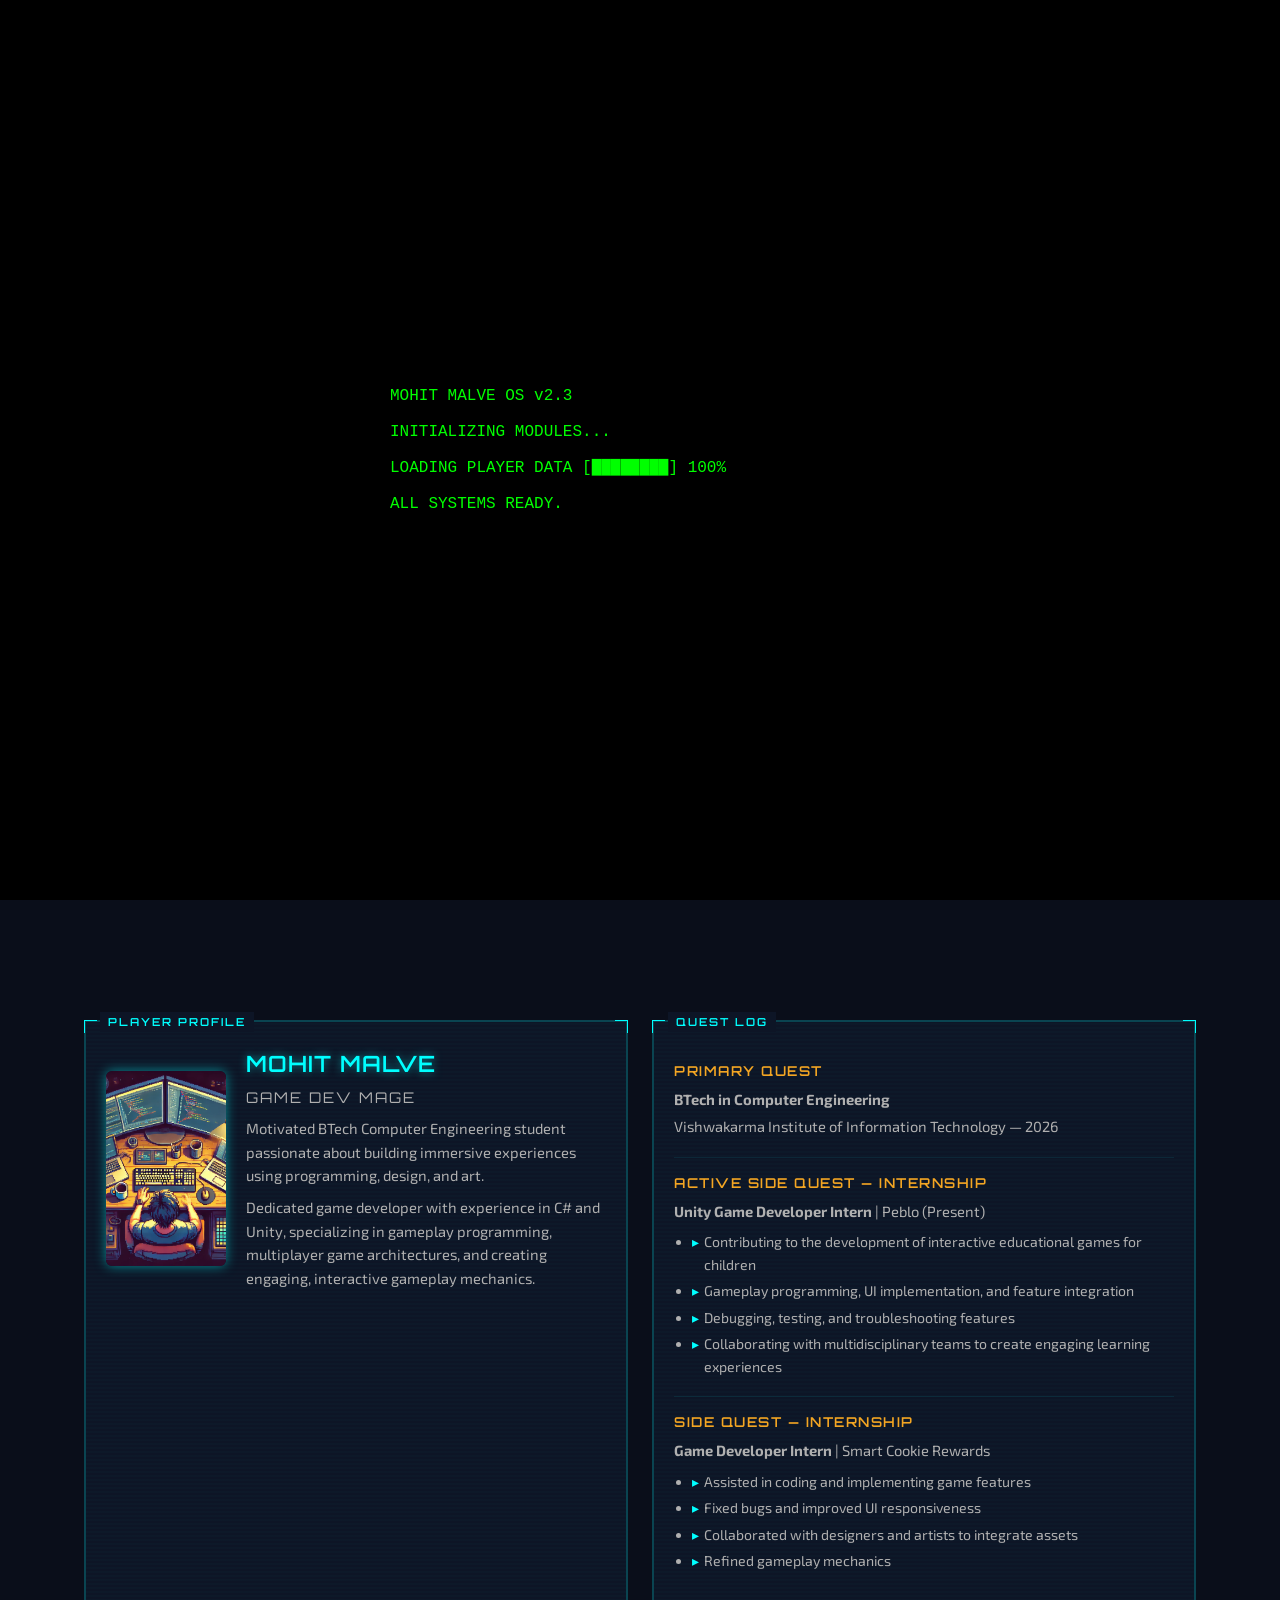
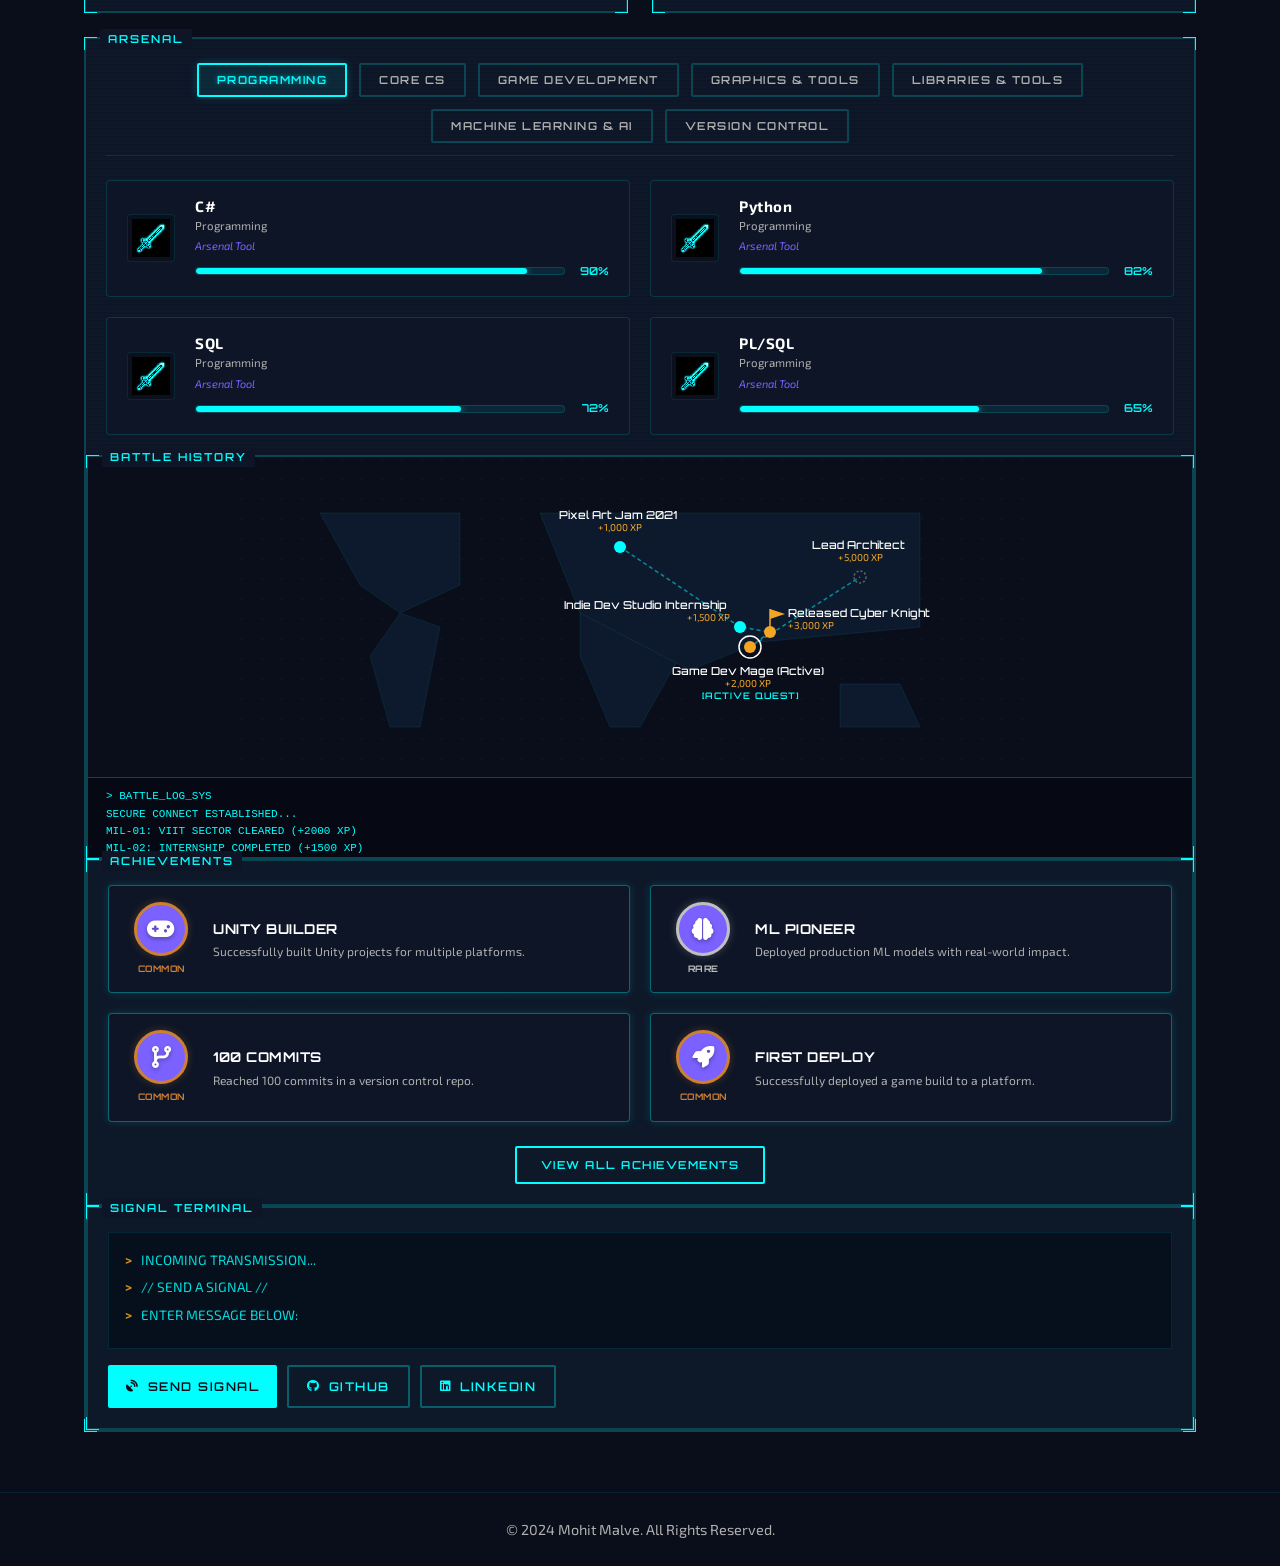
<file: index.html>
<!DOCTYPE html>
<html lang="en">
<head>
    <script async src="https://www.googletagmanager.com/gtag/js?id=G-L0NZYEMVJ0"></script>
    <script>
    window.dataLayer = window.dataLayer || [];
    function gtag(){dataLayer.push(arguments);}
    gtag('js', new Date());
    gtag('config', 'G-L0NZYEMVJ0');
    </script>
    <meta charset="UTF-8">
    <meta name="viewport" content="width=device-width, initial-scale=1.0">
    <title>Mohit Malve - Game Developer & Creator</title>
    <link rel="stylesheet" href="style.css">
    <link rel="stylesheet" href="https://cdnjs.cloudflare.com/ajax/libs/font-awesome/6.4.0/css/all.min.css">
    <link href="https://fonts.googleapis.com/css2?family=Orbitron:wght@400;500;600;700;800;900&family=Exo+2:wght@300;400;500;600;700&family=Inter:wght@300;400;500;600;700&display=swap" rel="stylesheet">
    <script>
        try {
            if (sessionStorage.getItem('boot-played')) {
                document.documentElement.classList.add('boot-played');
            }
        } catch (e) {
            console.error('SessionStorage blocked:', e);
        }
    </script>
</head>
<body>
    <!-- Boot Sequence Overlay -->
    <div id="boot-overlay" class="boot-overlay">
        <div class="boot-content">
            <p class="boot-line" id="boot-line-1"></p>
            <p class="boot-line" id="boot-line-2"></p>
            <p class="boot-line" id="boot-line-3"></p>
            <p class="boot-line" id="boot-line-4"></p>
        </div>
    </div>

    <div class="background-animation"></div>
    <div class="background-animation"></div>
    <!-- Header -->
    <header class="fixed-header">
        <div class="container">
            <nav class="main-nav">
                <div class="logo">Mohit Malve</div>
                <ul class="nav-links">
                    <li><a href="index.html">Home</a></li>
                    <li><a href="#about">About Me</a></li>
                    <li><a href="#skills">Skills</a></li>
                    <li><a href="projects.html">Projects</a></li>
                    <li><a href="contact.html">Contact</a></li>
                </ul>
                <div class="hamburger">
                    <span class="bar"></span>
                    <span class="bar"></span>
                    <span class="bar"></span>
                </div>
            </nav>
        </div>
    </header>

    <!-- Hero / Player Profile Section -->
    <section class="hero" id="home">
        <div class="container">
            <div class="hero-profile hud-panel" data-label="Player Profile">
                <div class="hud-panel__corners"></div>
                <div class="hud-panel__body">

                    <!-- Top row: Avatar + Info + LVL badge -->
                    <div class="hero-top">
                        <div class="hero-avatar-frame">
                            <img src="Images/Profile.png" alt="Mohit Malve" class="hero-avatar-img">
                        </div>

                        <div class="hero-info">
                            <div class="hero-name-row">
                                <h1 class="hero-name">Mohit Malve</h1>
                                <div class="lvl-badge">
                                    <span class="lvl-label">LVL</span>
                                    <span class="lvl-number">23</span>
                                </div>
                            </div>
                            <p class="hero-subtitle">Game Dev Mage</p>

                            <!-- XP Bar -->
                            <div class="xp-bar-wrapper">
                                <span class="xp-label">XP</span>
                                <div class="xp-bar-track">
                                    <div class="xp-bar-fill" style="width: 68.4%"></div>
                                </div>
                                <span class="xp-value">6,840 / 10,000</span>
                            </div>

                            <!-- Skill Bars -->
                            <div class="hero-skill-bars">
                                <div class="hero-skill-row">
                                    <i class="fas fa-gamepad"></i>
                                    <span class="hero-skill-label">Unity Engine</span>
                                    <div class="hero-skill-track"><div class="hero-skill-fill" style="width:88%"></div></div>
                                    <span class="hero-skill-pct">88%</span>
                                </div>
                                <div class="hero-skill-row">
                                    <i class="fab fa-python"></i>
                                    <span class="hero-skill-label">Python</span>
                                    <div class="hero-skill-track"><div class="hero-skill-fill" style="width:70%"></div></div>
                                    <span class="hero-skill-pct">70%</span>
                                </div>
                                <div class="hero-skill-row">
                                    <i class="fas fa-fire"></i>
                                    <span class="hero-skill-label">PyTorch</span>
                                    <div class="hero-skill-track"><div class="hero-skill-fill" style="width:60%"></div></div>
                                    <span class="hero-skill-pct">60%</span>
                                </div>
                                <div class="hero-skill-row">
                                    <i class="fas fa-network-wired"></i>
                                    <span class="hero-skill-label">Multiplayer Networking</span>
                                    <div class="hero-skill-track"><div class="hero-skill-fill" style="width:80%"></div></div>
                                    <span class="hero-skill-pct">80%</span>
                                </div>
                            </div>
                        </div>
                    </div>

                    <!-- Terminal Log -->
                    <div class="hero-terminal">
                        <p class="hero-terminal-line" id="hero-typewriter"></p>
                        <span class="hero-terminal-cursor">_</span>
                    </div>

                    <!-- Inspect Profile Button -->
                    <button class="inspect-btn" onclick="document.getElementById('about').scrollIntoView({behavior: 'smooth'});">
                        Inspect Profile
                    </button>

                    <!-- Projects Button -->
                    <button class="inspect-btn" onclick="window.location.href='projects.html';" style="margin-top: 12px;">
                        Projects
                    </button>

                </div>
            </div>
        </div>
    </section>

    <!-- HUD Dashboard -->
    <section class="hud-dashboard" id="about">
        <div class="container">
            <div class="hud-grid">

                <!-- ========== 1. PLAYER PROFILE ========== -->
                <div class="hud-panel" data-label="Player Profile" id="player-profile">
                    <div class="hud-panel__corners"></div>
                    <div class="hud-panel__body">
                        <div class="profile-layout">
                            <div class="profile-avatar">
                                <img src="Images/Sticker.png" alt="Mohit Malve's profile sticker" class="about-sticker">
                            </div>
                            <div class="profile-info">
                                <h3>Mohit Malve</h3>
                                <p class="profile-class">Game Dev Mage</p>
                                <p>Motivated BTech Computer Engineering student passionate about building immersive experiences using programming, design, and art.</p>
                                <p>Dedicated game developer with experience in C# and Unity, specializing in gameplay programming, multiplayer game architectures, and creating engaging, interactive gameplay mechanics.</p>
                            </div>
                        </div>
                    </div>
                </div>

                <!-- ========== 2. QUEST LOG ========== -->
                <div class="hud-panel" data-label="Quest Log" id="quest-log">
                    <div class="hud-panel__corners"></div>
                    <div class="hud-panel__body">
                        <div class="quest-item">
                            <h4>Primary Quest</h4>
                            <p><strong>BTech in Computer Engineering</strong></p>
                            <p>Vishwakarma Institute of Information Technology — 2026</p>
                        </div>
                        <div class="quest-item">
                            <h4>Active Side Quest — Internship</h4>
                            <p><strong>Unity Game Developer Intern</strong> | Peblo (Present)</p>
                            <ul>
                                <li>Contributing to the development of interactive educational games for children</li>
                                <li>Gameplay programming, UI implementation, and feature integration</li>
                                <li>Debugging, testing, and troubleshooting features</li>
                                <li>Collaborating with multidisciplinary teams to create engaging learning experiences</li>
                            </ul>
                        </div>
                        <div class="quest-item">
                            <h4>Side Quest — Internship</h4>
                            <p><strong>Game Developer Intern</strong> | Smart Cookie Rewards</p>
                            <ul>
                                <li>Assisted in coding and implementing game features</li>
                                <li>Fixed bugs and improved UI responsiveness</li>
                                <li>Collaborated with designers and artists to integrate assets</li>
                                <li>Refined gameplay mechanics</li>
                            </ul>
                        </div>
                    </div>
                </div>

                <!-- ========== 3. ARSENAL ========== -->
                <div class="hud-panel hud-panel--wide" data-label="Arsenal" id="skills">
                    <div class="hud-panel__corners"></div>
                    <div class="hud-panel__body">
                        <!-- Category Tabs -->
                        <div class="arsenal-tabs">
                            <button class="arsenal-tab active" data-tab="programming">Programming</button>
                            <button class="arsenal-tab" data-tab="core-cs">Core CS</button>
                            <button class="arsenal-tab" data-tab="game-dev">Game Development</button>
                            <button class="arsenal-tab" data-tab="graphics">Graphics & Tools</button>
                            <button class="arsenal-tab" data-tab="libraries">Libraries & Tools</button>
                            <button class="arsenal-tab" data-tab="ml-ai">Machine Learning & AI</button>
                            <button class="arsenal-tab" data-tab="version-control">Version Control</button>
                        </div>

                        <!-- 2-column Grid -->
                        <div class="arsenal-grid">
                            <!-- ================= PROGRAMMING ================= -->
                            <div class="arsenal-card" data-category="programming" title="Years of experience: ~3 years&#10;Used in: Circuit Circus, Peblo Internship, Masti Fit">
                                <img src="Images/weapon_sword.png" alt="C#" class="arsenal-icon" width="48" height="48">
                                <div class="arsenal-info">
                                    <h4 class="arsenal-skill-name">C#</h4>
                                    <span class="arsenal-subtitle">Programming</span>
                                    <span class="arsenal-metaphor">Arsenal Tool</span>
                                    <div class="arsenal-mastery-row">
                                        <div class="arsenal-mastery-track">
                                            <div class="arsenal-mastery-fill" style="width: 90%"></div>
                                        </div>
                                        <span class="arsenal-mastery-pct">90%</span>
                                    </div>
                                </div>
                            </div>
                            <div class="arsenal-card" data-category="programming" title="Years of experience: ~2 years&#10;Used in: AI/ML Projects, Scripting">
                                <img src="Images/weapon_sword.png" alt="Python" class="arsenal-icon" width="48" height="48">
                                <div class="arsenal-info">
                                    <h4 class="arsenal-skill-name">Python</h4>
                                    <span class="arsenal-subtitle">Programming</span>
                                    <span class="arsenal-metaphor">Arsenal Tool</span>
                                    <div class="arsenal-mastery-row">
                                        <div class="arsenal-mastery-track">
                                            <div class="arsenal-mastery-fill" style="width: 82%"></div>
                                        </div>
                                        <span class="arsenal-mastery-pct">82%</span>
                                    </div>
                                </div>
                            </div>
                            <div class="arsenal-card" data-category="programming" title="Years of experience: ~1.5 years&#10;Used in: Database Management">
                                <img src="Images/weapon_sword.png" alt="SQL" class="arsenal-icon" width="48" height="48">
                                <div class="arsenal-info">
                                    <h4 class="arsenal-skill-name">SQL</h4>
                                    <span class="arsenal-subtitle">Programming</span>
                                    <span class="arsenal-metaphor">Arsenal Tool</span>
                                    <div class="arsenal-mastery-row">
                                        <div class="arsenal-mastery-track">
                                            <div class="arsenal-mastery-fill" style="width: 72%"></div>
                                        </div>
                                        <span class="arsenal-mastery-pct">72%</span>
                                    </div>
                                </div>
                            </div>
                            <div class="arsenal-card" data-category="programming" title="Years of experience: ~1 years&#10;Used in: Database Management">
                                <img src="Images/weapon_sword.png" alt="PL/SQL" class="arsenal-icon" width="48" height="48">
                                <div class="arsenal-info">
                                    <h4 class="arsenal-skill-name">PL/SQL</h4>
                                    <span class="arsenal-subtitle">Programming</span>
                                    <span class="arsenal-metaphor">Arsenal Tool</span>
                                    <div class="arsenal-mastery-row">
                                        <div class="arsenal-mastery-track">
                                            <div class="arsenal-mastery-fill" style="width: 65%"></div>
                                        </div>
                                        <span class="arsenal-mastery-pct">65%</span>
                                    </div>
                                </div>
                            </div>

                            <!-- ================= CORE CS ================= -->
                            <div class="arsenal-card" data-category="core-cs" title="Years of experience: ~3 years&#10;Used in: All Game Projects" style="display: none; opacity: 0; transform: scale(0.95);">
                                <img src="Images/weapon_sword.png" alt="Object-Oriented Programming (OOP)" class="arsenal-icon" width="48" height="48">
                                <div class="arsenal-info">
                                    <h4 class="arsenal-skill-name">Object-Oriented Programming (OOP)</h4>
                                    <span class="arsenal-subtitle">Core CS</span>
                                    <span class="arsenal-metaphor">Arsenal Tool</span>
                                    <div class="arsenal-mastery-row">
                                        <div class="arsenal-mastery-track">
                                            <div class="arsenal-mastery-fill" style="width: 92%"></div>
                                        </div>
                                        <span class="arsenal-mastery-pct">92%</span>
                                    </div>
                                </div>
                            </div>
                            <div class="arsenal-card" data-category="core-cs" title="Years of experience: ~2.5 years&#10;Used in: Peblo Internship, Team Projects" style="display: none; opacity: 0; transform: scale(0.95);">
                                <img src="Images/weapon_sword.png" alt="Software Engineering" class="arsenal-icon" width="48" height="48">
                                <div class="arsenal-info">
                                    <h4 class="arsenal-skill-name">Software Engineering</h4>
                                    <span class="arsenal-subtitle">Core CS</span>
                                    <span class="arsenal-metaphor">Arsenal Tool</span>
                                    <div class="arsenal-mastery-row">
                                        <div class="arsenal-mastery-track">
                                            <div class="arsenal-mastery-fill" style="width: 85%"></div>
                                        </div>
                                        <span class="arsenal-mastery-pct">85%</span>
                                    </div>
                                </div>
                            </div>
                            <div class="arsenal-card" data-category="core-cs" title="Years of experience: ~3 years&#10;Used in: Pathfinding, Optimization" style="display: none; opacity: 0; transform: scale(0.95);">
                                <img src="Images/weapon_sword.png" alt="Data Structures & Algorithms" class="arsenal-icon" width="48" height="48">
                                <div class="arsenal-info">
                                    <h4 class="arsenal-skill-name">Data Structures & Algorithms</h4>
                                    <span class="arsenal-subtitle">Core CS</span>
                                    <span class="arsenal-metaphor">Arsenal Tool</span>
                                    <div class="arsenal-mastery-row">
                                        <div class="arsenal-mastery-track">
                                            <div class="arsenal-mastery-fill" style="width: 82%"></div>
                                        </div>
                                        <span class="arsenal-mastery-pct">82%</span>
                                    </div>
                                </div>
                            </div>
                            <div class="arsenal-card" data-category="core-cs" title="Years of experience: ~1.5 years&#10;Used in: Custom Shaders, OpenGL rendering" style="display: none; opacity: 0; transform: scale(0.95);">
                                <img src="Images/weapon_sword.png" alt="Computer Graphics" class="arsenal-icon" width="48" height="48">
                                <div class="arsenal-info">
                                    <h4 class="arsenal-skill-name">Computer Graphics</h4>
                                    <span class="arsenal-subtitle">Core CS</span>
                                    <span class="arsenal-metaphor">Arsenal Tool</span>
                                    <div class="arsenal-mastery-row">
                                        <div class="arsenal-mastery-track">
                                            <div class="arsenal-mastery-fill" style="width: 75%"></div>
                                        </div>
                                        <span class="arsenal-mastery-pct">75%</span>
                                    </div>
                                </div>
                            </div>
                            <div class="arsenal-card" data-category="core-cs" title="Years of experience: ~2 years&#10;Used in: Singleton, Observer in Unity" style="display: none; opacity: 0; transform: scale(0.95);">
                                <img src="Images/weapon_sword.png" alt="Design Patterns" class="arsenal-icon" width="48" height="48">
                                <div class="arsenal-info">
                                    <h4 class="arsenal-skill-name">Design Patterns</h4>
                                    <span class="arsenal-subtitle">Core CS</span>
                                    <span class="arsenal-metaphor">Arsenal Tool</span>
                                    <div class="arsenal-mastery-row">
                                        <div class="arsenal-mastery-track">
                                            <div class="arsenal-mastery-fill" style="width: 72%"></div>
                                        </div>
                                        <span class="arsenal-mastery-pct">72%</span>
                                    </div>
                                </div>
                            </div>

                            <!-- ================= GAME DEVELOPMENT ================= -->
                            <div class="arsenal-card" data-category="game-dev" title="Years of experience: ~3 years&#10;Used in: Circuit Circus, Masti Fit, 3D Chess Game" style="display: none; opacity: 0; transform: scale(0.95);">
                                <img src="Images/weapon_sword.png" alt="Unity Engine" class="arsenal-icon" width="48" height="48">
                                <div class="arsenal-info">
                                    <h4 class="arsenal-skill-name">Unity Engine</h4>
                                    <span class="arsenal-subtitle">Game Development</span>
                                    <span class="arsenal-metaphor">Arsenal Tool</span>
                                    <div class="arsenal-mastery-row">
                                        <div class="arsenal-mastery-track">
                                            <div class="arsenal-mastery-fill" style="width: 92%"></div>
                                        </div>
                                        <span class="arsenal-mastery-pct">92%</span>
                                    </div>
                                </div>
                            </div>
                            <div class="arsenal-card" data-category="game-dev" title="Years of experience: ~3 years&#10;Used in: Player Controllers, Core Mechanics" style="display: none; opacity: 0; transform: scale(0.95);">
                                <img src="Images/weapon_sword.png" alt="Gameplay Programming" class="arsenal-icon" width="48" height="48">
                                <div class="arsenal-info">
                                    <h4 class="arsenal-skill-name">Gameplay Programming</h4>
                                    <span class="arsenal-subtitle">Game Development</span>
                                    <span class="arsenal-metaphor">Arsenal Tool</span>
                                    <div class="arsenal-mastery-row">
                                        <div class="arsenal-mastery-track">
                                            <div class="arsenal-mastery-fill" style="width: 92%"></div>
                                        </div>
                                        <span class="arsenal-mastery-pct">92%</span>
                                    </div>
                                </div>
                            </div>
                            <div class="arsenal-card" data-category="game-dev" title="Years of experience: ~2.5 years&#10;Used in: 3D Models, Animations in Unity" style="display: none; opacity: 0; transform: scale(0.95);">
                                <img src="Images/weapon_sword.png" alt="Asset Integration" class="arsenal-icon" width="48" height="48">
                                <div class="arsenal-info">
                                    <h4 class="arsenal-skill-name">Asset Integration</h4>
                                    <span class="arsenal-subtitle">Game Development</span>
                                    <span class="arsenal-metaphor">Arsenal Tool</span>
                                    <div class="arsenal-mastery-row">
                                        <div class="arsenal-mastery-track">
                                            <div class="arsenal-mastery-fill" style="width: 92%"></div>
                                        </div>
                                        <span class="arsenal-mastery-pct">92%</span>
                                    </div>
                                </div>
                            </div>
                            <div class="arsenal-card" data-category="game-dev" title="Years of experience: ~2 years&#10;Used in: Data Management, Inventories" style="display: none; opacity: 0; transform: scale(0.95);">
                                <img src="Images/weapon_sword.png" alt="Scriptable Objects" class="arsenal-icon" width="48" height="48">
                                <div class="arsenal-info">
                                    <h4 class="arsenal-skill-name">Scriptable Objects</h4>
                                    <span class="arsenal-subtitle">Game Development</span>
                                    <span class="arsenal-metaphor">Arsenal Tool</span>
                                    <div class="arsenal-mastery-row">
                                        <div class="arsenal-mastery-track">
                                            <div class="arsenal-mastery-fill" style="width: 90%"></div>
                                        </div>
                                        <span class="arsenal-mastery-pct">90%</span>
                                    </div>
                                </div>
                            </div>
                            <div class="arsenal-card" data-category="game-dev" title="Years of experience: ~2 years&#10;Used in: Cross-platform Controls" style="display: none; opacity: 0; transform: scale(0.95);">
                                <img src="Images/weapon_sword.png" alt="Unity Input System" class="arsenal-icon" width="48" height="48">
                                <div class="arsenal-info">
                                    <h4 class="arsenal-skill-name">Unity Input System</h4>
                                    <span class="arsenal-subtitle">Game Development</span>
                                    <span class="arsenal-metaphor">Arsenal Tool</span>
                                    <div class="arsenal-mastery-row">
                                        <div class="arsenal-mastery-track">
                                            <div class="arsenal-mastery-fill" style="width: 90%"></div>
                                        </div>
                                        <span class="arsenal-mastery-pct">90%</span>
                                    </div>
                                </div>
                            </div>
                            <div class="arsenal-card" data-category="game-dev" title="Years of experience: ~2.5 years&#10;Used in: HUDs, Menus, Diegetic UI" style="display: none; opacity: 0; transform: scale(0.95);">
                                <img src="Images/weapon_sword.png" alt="Game UI Development" class="arsenal-icon" width="48" height="48">
                                <div class="arsenal-info">
                                    <h4 class="arsenal-skill-name">Game UI Development</h4>
                                    <span class="arsenal-subtitle">Game Development</span>
                                    <span class="arsenal-metaphor">Arsenal Tool</span>
                                    <div class="arsenal-mastery-row">
                                        <div class="arsenal-mastery-track">
                                            <div class="arsenal-mastery-fill" style="width: 88%"></div>
                                        </div>
                                        <span class="arsenal-mastery-pct">88%</span>
                                    </div>
                                </div>
                            </div>
                            <div class="arsenal-card" data-category="game-dev" title="Years of experience: ~2 years&#10;Used in: Memory Profiling, Bug Fixing" style="display: none; opacity: 0; transform: scale(0.95);">
                                <img src="Images/weapon_sword.png" alt="Debugging & Optimization" class="arsenal-icon" width="48" height="48">
                                <div class="arsenal-info">
                                    <h4 class="arsenal-skill-name">Debugging & Optimization</h4>
                                    <span class="arsenal-subtitle">Game Development</span>
                                    <span class="arsenal-metaphor">Arsenal Tool</span>
                                    <div class="arsenal-mastery-row">
                                        <div class="arsenal-mastery-track">
                                            <div class="arsenal-mastery-fill" style="width: 88%"></div>
                                        </div>
                                        <span class="arsenal-mastery-pct">88%</span>
                                    </div>
                                </div>
                            </div>
                            <div class="arsenal-card" data-category="game-dev" title="Years of experience: ~1.5 years&#10;Used in: 3D Chess Game" style="display: none; opacity: 0; transform: scale(0.95);">
                                <img src="Images/weapon_sword.png" alt="Multiplayer Systems" class="arsenal-icon" width="48" height="48">
                                <div class="arsenal-info">
                                    <h4 class="arsenal-skill-name">Multiplayer Systems</h4>
                                    <span class="arsenal-subtitle">Game Development</span>
                                    <span class="arsenal-metaphor">Arsenal Tool</span>
                                    <div class="arsenal-mastery-row">
                                        <div class="arsenal-mastery-track">
                                            <div class="arsenal-mastery-fill" style="width: 85%"></div>
                                        </div>
                                        <span class="arsenal-mastery-pct">85%</span>
                                    </div>
                                </div>
                            </div>
                            <div class="arsenal-card" data-category="game-dev" title="Years of experience: ~2 years&#10;Used in: Rigidbodies, Custom Physics" style="display: none; opacity: 0; transform: scale(0.95);">
                                <img src="Images/weapon_sword.png" alt="Physics Simulation" class="arsenal-icon" width="48" height="48">
                                <div class="arsenal-info">
                                    <h4 class="arsenal-skill-name">Physics Simulation</h4>
                                    <span class="arsenal-subtitle">Game Development</span>
                                    <span class="arsenal-metaphor">Arsenal Tool</span>
                                    <div class="arsenal-mastery-row">
                                        <div class="arsenal-mastery-track">
                                            <div class="arsenal-mastery-fill" style="width: 85%"></div>
                                        </div>
                                        <span class="arsenal-mastery-pct">85%</span>
                                    </div>
                                </div>
                            </div>
                            <div class="arsenal-card" data-category="game-dev" title="Years of experience: ~1 years&#10;Used in: Networking for 3D Chess Game" style="display: none; opacity: 0; transform: scale(0.95);">
                                <img src="Images/weapon_sword.png" alt="Unity Relay" class="arsenal-icon" width="48" height="48">
                                <div class="arsenal-info">
                                    <h4 class="arsenal-skill-name">Unity Relay</h4>
                                    <span class="arsenal-subtitle">Game Development</span>
                                    <span class="arsenal-metaphor">Arsenal Tool</span>
                                    <div class="arsenal-mastery-row">
                                        <div class="arsenal-mastery-track">
                                            <div class="arsenal-mastery-fill" style="width: 84%"></div>
                                        </div>
                                        <span class="arsenal-mastery-pct">84%</span>
                                    </div>
                                </div>
                            </div>
                            <div class="arsenal-card" data-category="game-dev" title="Years of experience: ~1 years&#10;Used in: Multiplayer Synchronization" style="display: none; opacity: 0; transform: scale(0.95);">
                                <img src="Images/weapon_sword.png" alt="Unity Netcode for GameObjects" class="arsenal-icon" width="48" height="48">
                                <div class="arsenal-info">
                                    <h4 class="arsenal-skill-name">Unity Netcode for GameObjects</h4>
                                    <span class="arsenal-subtitle">Game Development</span>
                                    <span class="arsenal-metaphor">Arsenal Tool</span>
                                    <div class="arsenal-mastery-row">
                                        <div class="arsenal-mastery-track">
                                            <div class="arsenal-mastery-fill" style="width: 82%"></div>
                                        </div>
                                        <span class="arsenal-mastery-pct">82%</span>
                                    </div>
                                </div>
                            </div>
                            <div class="arsenal-card" data-category="game-dev" title="Years of experience: ~2 years&#10;Used in: Mobile Optimization, Draw Calls" style="display: none; opacity: 0; transform: scale(0.95);">
                                <img src="Images/weapon_sword.png" alt="Performance Optimization" class="arsenal-icon" width="48" height="48">
                                <div class="arsenal-info">
                                    <h4 class="arsenal-skill-name">Performance Optimization</h4>
                                    <span class="arsenal-subtitle">Game Development</span>
                                    <span class="arsenal-metaphor">Arsenal Tool</span>
                                    <div class="arsenal-mastery-row">
                                        <div class="arsenal-mastery-track">
                                            <div class="arsenal-mastery-fill" style="width: 82%"></div>
                                        </div>
                                        <span class="arsenal-mastery-pct">82%</span>
                                    </div>
                                </div>
                            </div>
                            <div class="arsenal-card" data-category="game-dev" title="Years of experience: ~1.5 years&#10;Used in: Level Prototyping, Greyboxing" style="display: none; opacity: 0; transform: scale(0.95);">
                                <img src="Images/weapon_sword.png" alt="ProBuilder" class="arsenal-icon" width="48" height="48">
                                <div class="arsenal-info">
                                    <h4 class="arsenal-skill-name">ProBuilder</h4>
                                    <span class="arsenal-subtitle">Game Development</span>
                                    <span class="arsenal-metaphor">Arsenal Tool</span>
                                    <div class="arsenal-mastery-row">
                                        <div class="arsenal-mastery-track">
                                            <div class="arsenal-mastery-fill" style="width: 80%"></div>
                                        </div>
                                        <span class="arsenal-mastery-pct">80%</span>
                                    </div>
                                </div>
                            </div>
                            <div class="arsenal-card" data-category="game-dev" title="Years of experience: ~1.5 years&#10;Used in: Enemy Behaviors, Pathfinding" style="display: none; opacity: 0; transform: scale(0.95);">
                                <img src="Images/weapon_sword.png" alt="AI Programming" class="arsenal-icon" width="48" height="48">
                                <div class="arsenal-info">
                                    <h4 class="arsenal-skill-name">AI Programming</h4>
                                    <span class="arsenal-subtitle">Game Development</span>
                                    <span class="arsenal-metaphor">Arsenal Tool</span>
                                    <div class="arsenal-mastery-row">
                                        <div class="arsenal-mastery-track">
                                            <div class="arsenal-mastery-fill" style="width: 78%"></div>
                                        </div>
                                        <span class="arsenal-mastery-pct">78%</span>
                                    </div>
                                </div>
                            </div>
                            <div class="arsenal-card" data-category="game-dev" title="Years of experience: ~1.5 years&#10;Used in: Bottleneck Identification" style="display: none; opacity: 0; transform: scale(0.95);">
                                <img src="Images/weapon_sword.png" alt="Unity Profiler" class="arsenal-icon" width="48" height="48">
                                <div class="arsenal-info">
                                    <h4 class="arsenal-skill-name">Unity Profiler</h4>
                                    <span class="arsenal-subtitle">Game Development</span>
                                    <span class="arsenal-metaphor">Arsenal Tool</span>
                                    <div class="arsenal-mastery-row">
                                        <div class="arsenal-mastery-track">
                                            <div class="arsenal-mastery-fill" style="width: 78%"></div>
                                        </div>
                                        <span class="arsenal-mastery-pct">78%</span>
                                    </div>
                                </div>
                            </div>

                            <!-- ================= GRAPHICS & TOOLS ================= -->
                            <div class="arsenal-card" data-category="graphics" title="Years of experience: ~2 years&#10;Used in: 3D Modeling, UV Mapping" style="display: none; opacity: 0; transform: scale(0.95);">
                                <img src="Images/weapon_sword.png" alt="Blender" class="arsenal-icon" width="48" height="48">
                                <div class="arsenal-info">
                                    <h4 class="arsenal-skill-name">Blender</h4>
                                    <span class="arsenal-subtitle">Graphics & Tools</span>
                                    <span class="arsenal-metaphor">Arsenal Tool</span>
                                    <div class="arsenal-mastery-row">
                                        <div class="arsenal-mastery-track">
                                            <div class="arsenal-mastery-fill" style="width: 75%"></div>
                                        </div>
                                        <span class="arsenal-mastery-pct">75%</span>
                                    </div>
                                </div>
                            </div>
                            <div class="arsenal-card" data-category="graphics" title="Years of experience: ~1.5 years&#10;Used in: Rendering pipelines" style="display: none; opacity: 0; transform: scale(0.95);">
                                <img src="Images/weapon_sword.png" alt="Computer Graphics" class="arsenal-icon" width="48" height="48">
                                <div class="arsenal-info">
                                    <h4 class="arsenal-skill-name">Computer Graphics</h4>
                                    <span class="arsenal-subtitle">Graphics & Tools</span>
                                    <span class="arsenal-metaphor">Arsenal Tool</span>
                                    <div class="arsenal-mastery-row">
                                        <div class="arsenal-mastery-track">
                                            <div class="arsenal-mastery-fill" style="width: 75%"></div>
                                        </div>
                                        <span class="arsenal-mastery-pct">75%</span>
                                    </div>
                                </div>
                            </div>
                            <div class="arsenal-card" data-category="graphics" title="Years of experience: ~1 years&#10;Used in: Visual Effects, Materials" style="display: none; opacity: 0; transform: scale(0.95);">
                                <img src="Images/weapon_sword.png" alt="Shader Graph" class="arsenal-icon" width="48" height="48">
                                <div class="arsenal-info">
                                    <h4 class="arsenal-skill-name">Shader Graph</h4>
                                    <span class="arsenal-subtitle">Graphics & Tools</span>
                                    <span class="arsenal-metaphor">Arsenal Tool</span>
                                    <div class="arsenal-mastery-row">
                                        <div class="arsenal-mastery-track">
                                            <div class="arsenal-mastery-fill" style="width: 72%"></div>
                                        </div>
                                        <span class="arsenal-mastery-pct">72%</span>
                                    </div>
                                </div>
                            </div>
                            <div class="arsenal-card" data-category="graphics" title="Years of experience: ~1 years&#10;Used in: 2D Sprites, UI Elements" style="display: none; opacity: 0; transform: scale(0.95);">
                                <img src="Images/weapon_sword.png" alt="Aseprite (Pixel Art)" class="arsenal-icon" width="48" height="48">
                                <div class="arsenal-info">
                                    <h4 class="arsenal-skill-name">Aseprite (Pixel Art)</h4>
                                    <span class="arsenal-subtitle">Graphics & Tools</span>
                                    <span class="arsenal-metaphor">Arsenal Tool</span>
                                    <div class="arsenal-mastery-row">
                                        <div class="arsenal-mastery-track">
                                            <div class="arsenal-mastery-fill" style="width: 65%"></div>
                                        </div>
                                        <span class="arsenal-mastery-pct">65%</span>
                                    </div>
                                </div>
                            </div>
                            <div class="arsenal-card" data-category="graphics" title="Years of experience: ~1 years&#10;Used in: Custom Graphics Engine Basics" style="display: none; opacity: 0; transform: scale(0.95);">
                                <img src="Images/weapon_sword.png" alt="OpenGL" class="arsenal-icon" width="48" height="48">
                                <div class="arsenal-info">
                                    <h4 class="arsenal-skill-name">OpenGL</h4>
                                    <span class="arsenal-subtitle">Graphics & Tools</span>
                                    <span class="arsenal-metaphor">Arsenal Tool</span>
                                    <div class="arsenal-mastery-row">
                                        <div class="arsenal-mastery-track">
                                            <div class="arsenal-mastery-fill" style="width: 60%"></div>
                                        </div>
                                        <span class="arsenal-mastery-pct">60%</span>
                                    </div>
                                </div>
                            </div>
                            <div class="arsenal-card" data-category="graphics" title="Years of experience: ~0.5 years&#10;Used in: Graphics API Exploration" style="display: none; opacity: 0; transform: scale(0.95);">
                                <img src="Images/weapon_sword.png" alt="DirectX" class="arsenal-icon" width="48" height="48">
                                <div class="arsenal-info">
                                    <h4 class="arsenal-skill-name">DirectX</h4>
                                    <span class="arsenal-subtitle">Graphics & Tools</span>
                                    <span class="arsenal-metaphor">Arsenal Tool</span>
                                    <div class="arsenal-mastery-row">
                                        <div class="arsenal-mastery-track">
                                            <div class="arsenal-mastery-fill" style="width: 55%"></div>
                                        </div>
                                        <span class="arsenal-mastery-pct">55%</span>
                                    </div>
                                </div>
                            </div>

                            <!-- ================= LIBRARIES & TOOLS ================= -->
                            <div class="arsenal-card" data-category="libraries" title="Years of experience: ~2 years&#10;Used in: Data Processing" style="display: none; opacity: 0; transform: scale(0.95);">
                                <img src="Images/weapon_sword.png" alt="NumPy" class="arsenal-icon" width="48" height="48">
                                <div class="arsenal-info">
                                    <h4 class="arsenal-skill-name">NumPy</h4>
                                    <span class="arsenal-subtitle">Libraries & Tools</span>
                                    <span class="arsenal-metaphor">Arsenal Tool</span>
                                    <div class="arsenal-mastery-row">
                                        <div class="arsenal-mastery-track">
                                            <div class="arsenal-mastery-fill" style="width: 82%"></div>
                                        </div>
                                        <span class="arsenal-mastery-pct">82%</span>
                                    </div>
                                </div>
                            </div>
                            <div class="arsenal-card" data-category="libraries" title="Years of experience: ~2 years&#10;Used in: Data Analysis" style="display: none; opacity: 0; transform: scale(0.95);">
                                <img src="Images/weapon_sword.png" alt="Pandas" class="arsenal-icon" width="48" height="48">
                                <div class="arsenal-info">
                                    <h4 class="arsenal-skill-name">Pandas</h4>
                                    <span class="arsenal-subtitle">Libraries & Tools</span>
                                    <span class="arsenal-metaphor">Arsenal Tool</span>
                                    <div class="arsenal-mastery-row">
                                        <div class="arsenal-mastery-track">
                                            <div class="arsenal-mastery-fill" style="width: 80%"></div>
                                        </div>
                                        <span class="arsenal-mastery-pct">80%</span>
                                    </div>
                                </div>
                            </div>
                            <div class="arsenal-card" data-category="libraries" title="Years of experience: ~1.5 years&#10;Used in: ML Models" style="display: none; opacity: 0; transform: scale(0.95);">
                                <img src="Images/weapon_sword.png" alt="Scikit-learn" class="arsenal-icon" width="48" height="48">
                                <div class="arsenal-info">
                                    <h4 class="arsenal-skill-name">Scikit-learn</h4>
                                    <span class="arsenal-subtitle">Libraries & Tools</span>
                                    <span class="arsenal-metaphor">Arsenal Tool</span>
                                    <div class="arsenal-mastery-row">
                                        <div class="arsenal-mastery-track">
                                            <div class="arsenal-mastery-fill" style="width: 78%"></div>
                                        </div>
                                        <span class="arsenal-mastery-pct">78%</span>
                                    </div>
                                </div>
                            </div>
                            <div class="arsenal-card" data-category="libraries" title="Years of experience: ~1.5 years&#10;Used in: Deep Learning" style="display: none; opacity: 0; transform: scale(0.95);">
                                <img src="Images/weapon_sword.png" alt="TensorFlow" class="arsenal-icon" width="48" height="48">
                                <div class="arsenal-info">
                                    <h4 class="arsenal-skill-name">TensorFlow</h4>
                                    <span class="arsenal-subtitle">Libraries & Tools</span>
                                    <span class="arsenal-metaphor">Arsenal Tool</span>
                                    <div class="arsenal-mastery-row">
                                        <div class="arsenal-mastery-track">
                                            <div class="arsenal-mastery-fill" style="width: 72%"></div>
                                        </div>
                                        <span class="arsenal-mastery-pct">72%</span>
                                    </div>
                                </div>
                            </div>
                            <div class="arsenal-card" data-category="libraries" title="Years of experience: ~1 years&#10;Used in: Web Backends" style="display: none; opacity: 0; transform: scale(0.95);">
                                <img src="Images/weapon_sword.png" alt="Flask" class="arsenal-icon" width="48" height="48">
                                <div class="arsenal-info">
                                    <h4 class="arsenal-skill-name">Flask</h4>
                                    <span class="arsenal-subtitle">Libraries & Tools</span>
                                    <span class="arsenal-metaphor">Arsenal Tool</span>
                                    <div class="arsenal-mastery-row">
                                        <div class="arsenal-mastery-track">
                                            <div class="arsenal-mastery-fill" style="width: 70%"></div>
                                        </div>
                                        <span class="arsenal-mastery-pct">70%</span>
                                    </div>
                                </div>
                            </div>
                            <div class="arsenal-card" data-category="libraries" title="Years of experience: ~1 years&#10;Used in: Neural Networks" style="display: none; opacity: 0; transform: scale(0.95);">
                                <img src="Images/weapon_sword.png" alt="PyTorch" class="arsenal-icon" width="48" height="48">
                                <div class="arsenal-info">
                                    <h4 class="arsenal-skill-name">PyTorch</h4>
                                    <span class="arsenal-subtitle">Libraries & Tools</span>
                                    <span class="arsenal-metaphor">Arsenal Tool</span>
                                    <div class="arsenal-mastery-row">
                                        <div class="arsenal-mastery-track">
                                            <div class="arsenal-mastery-fill" style="width: 68%"></div>
                                        </div>
                                        <span class="arsenal-mastery-pct">68%</span>
                                    </div>
                                </div>
                            </div>
                            <div class="arsenal-card" data-category="libraries" title="Years of experience: ~1 years&#10;Used in: API Development" style="display: none; opacity: 0; transform: scale(0.95);">
                                <img src="Images/weapon_sword.png" alt="FastAPI" class="arsenal-icon" width="48" height="48">
                                <div class="arsenal-info">
                                    <h4 class="arsenal-skill-name">FastAPI</h4>
                                    <span class="arsenal-subtitle">Libraries & Tools</span>
                                    <span class="arsenal-metaphor">Arsenal Tool</span>
                                    <div class="arsenal-mastery-row">
                                        <div class="arsenal-mastery-track">
                                            <div class="arsenal-mastery-fill" style="width: 65%"></div>
                                        </div>
                                        <span class="arsenal-mastery-pct">65%</span>
                                    </div>
                                </div>
                            </div>

                            <!-- ================= MACHINE LEARNING & AI ================= -->
                            <div class="arsenal-card" data-category="ml-ai" title="Years of experience: ~1.5 years&#10;Used in: Accuracy/Loss Metrics" style="display: none; opacity: 0; transform: scale(0.95);">
                                <img src="Images/weapon_sword.png" alt="Model Evaluation" class="arsenal-icon" width="48" height="48">
                                <div class="arsenal-info">
                                    <h4 class="arsenal-skill-name">Model Evaluation</h4>
                                    <span class="arsenal-subtitle">Machine Learning & AI</span>
                                    <span class="arsenal-metaphor">Arsenal Tool</span>
                                    <div class="arsenal-mastery-row">
                                        <div class="arsenal-mastery-track">
                                            <div class="arsenal-mastery-fill" style="width: 78%"></div>
                                        </div>
                                        <span class="arsenal-mastery-pct">78%</span>
                                    </div>
                                </div>
                            </div>
                            <div class="arsenal-card" data-category="ml-ai" title="Years of experience: ~1 years&#10;Used in: Image Classification" style="display: none; opacity: 0; transform: scale(0.95);">
                                <img src="Images/weapon_sword.png" alt="CNNs" class="arsenal-icon" width="48" height="48">
                                <div class="arsenal-info">
                                    <h4 class="arsenal-skill-name">CNNs</h4>
                                    <span class="arsenal-subtitle">Machine Learning & AI</span>
                                    <span class="arsenal-metaphor">Arsenal Tool</span>
                                    <div class="arsenal-mastery-row">
                                        <div class="arsenal-mastery-track">
                                            <div class="arsenal-mastery-fill" style="width: 75%"></div>
                                        </div>
                                        <span class="arsenal-mastery-pct">75%</span>
                                    </div>
                                </div>
                            </div>
                            <div class="arsenal-card" data-category="ml-ai" title="Years of experience: ~1 years&#10;Used in: Pre-trained Models" style="display: none; opacity: 0; transform: scale(0.95);">
                                <img src="Images/weapon_sword.png" alt="Transfer Learning" class="arsenal-icon" width="48" height="48">
                                <div class="arsenal-info">
                                    <h4 class="arsenal-skill-name">Transfer Learning</h4>
                                    <span class="arsenal-subtitle">Machine Learning & AI</span>
                                    <span class="arsenal-metaphor">Arsenal Tool</span>
                                    <div class="arsenal-mastery-row">
                                        <div class="arsenal-mastery-track">
                                            <div class="arsenal-mastery-fill" style="width: 70%"></div>
                                        </div>
                                        <span class="arsenal-mastery-pct">70%</span>
                                    </div>
                                </div>
                            </div>
                            <div class="arsenal-card" data-category="ml-ai" title="Years of experience: ~1 years&#10;Used in: Text Processing" style="display: none; opacity: 0; transform: scale(0.95);">
                                <img src="Images/weapon_sword.png" alt="NLP Fundamentals" class="arsenal-icon" width="48" height="48">
                                <div class="arsenal-info">
                                    <h4 class="arsenal-skill-name">NLP Fundamentals</h4>
                                    <span class="arsenal-subtitle">Machine Learning & AI</span>
                                    <span class="arsenal-metaphor">Arsenal Tool</span>
                                    <div class="arsenal-mastery-row">
                                        <div class="arsenal-mastery-track">
                                            <div class="arsenal-mastery-fill" style="width: 65%"></div>
                                        </div>
                                        <span class="arsenal-mastery-pct">65%</span>
                                    </div>
                                </div>
                            </div>

                            <!-- ================= VERSION CONTROL ================= -->
                            <div class="arsenal-card" data-category="version-control" title="Years of experience: ~3 years&#10;Used in: All Repositories" style="display: none; opacity: 0; transform: scale(0.95);">
                                <img src="Images/weapon_sword.png" alt="GitHub" class="arsenal-icon" width="48" height="48">
                                <div class="arsenal-info">
                                    <h4 class="arsenal-skill-name">GitHub</h4>
                                    <span class="arsenal-subtitle">Version Control</span>
                                    <span class="arsenal-metaphor">Arsenal Tool</span>
                                    <div class="arsenal-mastery-row">
                                        <div class="arsenal-mastery-track">
                                            <div class="arsenal-mastery-fill" style="width: 88%"></div>
                                        </div>
                                        <span class="arsenal-mastery-pct">88%</span>
                                    </div>
                                </div>
                            </div>
                            <div class="arsenal-card" data-category="version-control" title="Years of experience: ~3 years&#10;Used in: Source Control Management" style="display: none; opacity: 0; transform: scale(0.95);">
                                <img src="Images/weapon_sword.png" alt="Git" class="arsenal-icon" width="48" height="48">
                                <div class="arsenal-info">
                                    <h4 class="arsenal-skill-name">Git</h4>
                                    <span class="arsenal-subtitle">Version Control</span>
                                    <span class="arsenal-metaphor">Arsenal Tool</span>
                                    <div class="arsenal-mastery-row">
                                        <div class="arsenal-mastery-track">
                                            <div class="arsenal-mastery-fill" style="width: 85%"></div>
                                        </div>
                                        <span class="arsenal-mastery-pct">85%</span>
                                    </div>
                                </div>
                            </div>
                            <div class="arsenal-card" data-category="version-control" title="Years of experience: ~1.5 years&#10;Used in: Team Collaboration" style="display: none; opacity: 0; transform: scale(0.95);">
                                <img src="Images/weapon_sword.png" alt="Unity Version Control" class="arsenal-icon" width="48" height="48">
                                <div class="arsenal-info">
                                    <h4 class="arsenal-skill-name">Unity Version Control</h4>
                                    <span class="arsenal-subtitle">Version Control</span>
                                    <span class="arsenal-metaphor">Arsenal Tool</span>
                                    <div class="arsenal-mastery-row">
                                        <div class="arsenal-mastery-track">
                                            <div class="arsenal-mastery-fill" style="width: 82%"></div>
                                        </div>
                                        <span class="arsenal-mastery-pct">82%</span>
                                    </div>
                                </div>
                            </div>

                        </div>
                </div>

                <!-- ========== 4. BATTLE HISTORY ========== -->
                <div class="hud-panel" data-label="Battle History" id="battle-history">
                    <div class="hud-panel__corners"></div>
                    <div class="hud-panel__body" style="padding: 0;">
                        <div class="battle-history-container">
                            <div class="battle-history-map-wrapper">
                                <svg viewBox="0 0 800 320" preserveAspectRatio="xMidYMid meet" class="battle-history-map">
                                    <defs>
                                        <!-- Radar grid pattern -->
                                        <pattern id="radar-grid" width="20" height="20" patternUnits="userSpaceOnUse">
                                            <circle cx="2" cy="2" r="1" fill="rgba(0, 255, 255, 0.04)" />
                                        </pattern>
                                    </defs>
                                    
                                    <!-- Background Grid -->
                                    <rect width="100%" height="100%" fill="url(#radar-grid)" />
                                    
                                    <!-- Lightweight SVG World Map Continents filled with #0D1A2E and stroke="rgba(0,255,255,0.15)" stroke-width="0.5" -->
                                    <!-- North America -->
                                    <path class="continent-path" d="M 80 56 L 220 56 L 220 128 L 160 156 L 120 128 Z" fill="#0D1A2E" stroke="rgba(0,255,255,0.15)" stroke-width="0.5" />
                                    <!-- South America -->
                                    <path class="continent-path" d="M 160 156 L 200 170 L 180 270 L 150 270 L 130 199 Z" fill="#0D1A2E" stroke="rgba(0,255,255,0.15)" stroke-width="0.5" />
                                    <!-- Africa -->
                                    <path class="continent-path" d="M 340 156 L 420 156 L 440 199 L 400 270 L 370 270 L 340 199 Z" fill="#0D1A2E" stroke="rgba(0,255,255,0.15)" stroke-width="0.5" />
                                    <!-- Eurasia -->
                                    <path class="continent-path" d="M 300 56 L 680 56 L 680 170 L 520 185 L 450 213 L 340 156 Z" fill="#0D1A2E" stroke="rgba(0,255,255,0.15)" stroke-width="0.5" />
                                    <!-- Australia -->
                                    <path class="continent-path" d="M 600 227 L 660 227 L 680 270 L 600 270 Z" fill="#0D1A2E" stroke="rgba(0,255,255,0.15)" stroke-width="0.5" />
                                    
                                    <!-- Connecting chronological path (dashed SVG polyline) -->
                                    <polyline points="380,90 500,170 530,175 510,190 620,120" fill="none" stroke="#00FFFF" stroke-width="1.5" stroke-dasharray="4,3" opacity="0.5" />
                                    
                                    <!-- Milestone Nodes & Labels -->
                                    
                                    <!-- Node 1: Pixel Art Jam 2021 (Western Europe) - COMPLETED -->
                                    <g class="milestone-node completed">
                                        <circle cx="380" cy="90" r="6" fill="#00FFFF" />
                                        <text x="380" y="62" text-anchor="middle" class="map-label-group">
                                            <tspan class="map-label-name" x="380" dy="0">Pixel Art Jam 2021</tspan>
                                            <tspan class="map-label-xp" x="380" dy="12">+1,000 XP</tspan>
                                        </text>
                                    </g>
                                    
                                    <!-- Node 2: Indie Dev Studio Internship (South Asia) - COMPLETED -->
                                    <g class="milestone-node completed">
                                        <circle cx="500" cy="170" r="6" fill="#00FFFF" />
                                        <text x="490" y="152" text-anchor="end" class="map-label-group">
                                            <tspan class="map-label-name" x="490" dy="0">Indie Dev Studio Internship</tspan>
                                            <tspan class="map-label-xp" x="490" dy="12">+1,500 XP</tspan>
                                        </text>
                                    </g>
                                    
                                    <!-- Node 3: Released Cyber Knight on Steam (South Asia Offset) - MILESTONE -->
                                    <g class="milestone-node milestone">
                                        <!-- SVG Flag Icon -->
                                        <path d="M 530 175 L 530 152" stroke="#F4A623" stroke-width="1.5" />
                                        <path d="M 530 152 L 545 157 L 530 162 Z" fill="#F4A623" />
                                        <circle cx="530" cy="175" r="6" fill="#F4A623" />
                                        <text x="548" y="160" text-anchor="start" class="map-label-group">
                                            <tspan class="map-label-name" x="548" dy="0">Released Cyber Knight</tspan>
                                            <tspan class="map-label-xp" x="548" dy="12">+3,000 XP</tspan>
                                        </text>
                                    </g>
                                    
                                    <!-- Node 4: Game Dev Mage (Active) - ACTIVE -->
                                    <g class="milestone-node active">
                                        <circle cx="510" cy="190" r="11" class="node-ring-active" />
                                        <circle cx="510" cy="190" r="6" class="node-dot-active" fill="#F4A623" />
                                        <text x="510" y="218" text-anchor="middle" class="map-label-group">
                                            <tspan class="map-label-name" x="510" dy="0">Game Dev Mage (Active)</tspan>
                                            <tspan class="map-label-xp" x="510" dy="12">+2,000 XP</tspan>
                                            <tspan class="map-label-badge" x="510" dy="12">[ACTIVE QUEST]</tspan>
                                        </text>
                                    </g>
                                    
                                    <!-- Node 5: Lead Architect (East Asia) - UPCOMING -->
                                    <g class="milestone-node upcoming">
                                        <circle cx="620" cy="120" r="6" fill="none" stroke="#666666" stroke-width="1.5" stroke-dasharray="2,2" />
                                        <text x="620" y="92" text-anchor="middle" class="map-label-group">
                                            <tspan class="map-label-name" x="620" dy="0" fill="#888888">Lead Architect</tspan>
                                            <tspan class="map-label-xp" x="620" dy="12" fill="#666666">+5,000 XP</tspan>
                                        </text>
                                    </g>
                                </svg>
                            </div>
                            
                            <!-- Bottom terminal log strip (not overlapping, height 80px) -->
                            <div class="battle-terminal">
                                <div class="battle-terminal-line" id="bt-line-1"></div>
                                <div class="battle-terminal-line" id="bt-line-2"></div>
                                <div class="battle-terminal-line" id="bt-line-3"></div>
                                <div class="battle-terminal-line" id="bt-line-4"></div>
                                <div class="battle-terminal-line" id="bt-line-5"></div>
                                <div class="battle-terminal-line" id="bt-line-6"></div>
                            </div>
                        </div>
                    </div>
                </div>

                <!-- ========== 5. ACHIEVEMENTS ========== -->
                <div class="hud-panel" data-label="Achievements" id="achievements">
                    <div class="hud-panel__corners"></div>
                    <div class="hud-panel__body">
                        <div class="achievements-grid" id="achievements-grid">
                            <!-- Card 1: Unity Builder (Unlocked) -->
                            <div class="achievement-card unlocked">
                                <div class="badge-icon-container bronze-ring">
                                    <div class="badge-icon-circle">
                                        <i class="fas fa-gamepad"></i>
                                    </div>
                                    <span class="rarity-label bronze">Common</span>
                                </div>
                                <div class="achievement-info">
                                    <h4 class="achievement-title">Unity Builder</h4>
                                    <p class="achievement-desc">Successfully built Unity projects for multiple platforms.</p>
                                </div>
                            </div>

                            <!-- Card 2: ML Pioneer (Unlocked) -->
                            <div class="achievement-card unlocked">
                                <div class="badge-icon-container silver-ring">
                                    <div class="badge-icon-circle">
                                        <i class="fas fa-brain"></i>
                                    </div>
                                    <span class="rarity-label silver">Rare</span>
                                </div>
                                <div class="achievement-info">
                                    <h4 class="achievement-title">ML Pioneer</h4>
                                    <p class="achievement-desc">Deployed production ML models with real-world impact.</p>
                                </div>
                            </div>

                            <!-- Card 3: 100 Commits (Unlocked) -->
                            <div class="achievement-card unlocked">
                                <div class="badge-icon-container bronze-ring">
                                    <div class="badge-icon-circle">
                                        <i class="fas fa-code-branch"></i>
                                    </div>
                                    <span class="rarity-label bronze">Common</span>
                                </div>
                                <div class="achievement-info">
                                    <h4 class="achievement-title">100 Commits</h4>
                                    <p class="achievement-desc">Reached 100 commits in a version control repo.</p>
                                </div>
                            </div>

                            <!-- Card 4: First Deploy (Unlocked) -->
                            <div class="achievement-card unlocked">
                                <div class="badge-icon-container bronze-ring">
                                    <div class="badge-icon-circle">
                                        <i class="fas fa-rocket"></i>
                                    </div>
                                    <span class="rarity-label bronze">Common</span>
                                </div>
                                <div class="achievement-info">
                                    <h4 class="achievement-title">First Deploy</h4>
                                    <p class="achievement-desc">Successfully deployed a game build to a platform.</p>
                                </div>
                            </div>

                            <!-- Card 5: Legendary Arch-Mage (Locked, Hidden) -->
                            <div class="achievement-card locked hidden-achievement">
                                <div class="badge-icon-container gold-ring">
                                    <div class="badge-icon-circle">
                                        <i class="fas fa-crown"></i>
                                        <div class="lock-overlay"><i class="fas fa-lock"></i></div>
                                    </div>
                                    <span class="rarity-label gold">Epic</span>
                                </div>
                                <div class="achievement-info">
                                    <h4 class="achievement-title">Legendary Arch-Mage</h4>
                                    <p class="achievement-desc">Build and publish a commercial multiplayer game.</p>
                                </div>
                            </div>

                            <!-- Card 6: Master Optimizer (Locked, Hidden) -->
                            <div class="achievement-card locked hidden-achievement">
                                <div class="badge-icon-container gold-ring">
                                    <div class="badge-icon-circle">
                                        <i class="fas fa-bolt"></i>
                                        <div class="lock-overlay"><i class="fas fa-lock"></i></div>
                                    </div>
                                    <span class="rarity-label gold">Epic</span>
                                </div>
                                <div class="achievement-info">
                                    <h4 class="achievement-title">Master Optimizer</h4>
                                    <p class="achievement-desc">Profile and optimize a game to run at solid 120 FPS.</p>
                                </div>
                            </div>

                            <!-- Card 7: Neural Architect (Locked, Hidden) -->
                            <div class="achievement-card locked hidden-achievement">
                                <div class="badge-icon-container silver-ring">
                                    <div class="badge-icon-circle">
                                        <i class="fas fa-network-wired"></i>
                                        <div class="lock-overlay"><i class="fas fa-lock"></i></div>
                                    </div>
                                    <span class="rarity-label silver">Rare</span>
                                </div>
                                <div class="achievement-info">
                                    <h4 class="achievement-title">Neural Architect</h4>
                                    <p class="achievement-desc">Train a custom deep learning transformer model from scratch.</p>
                                </div>
                            </div>

                            <!-- Card 8: Git Kraken (Locked, Hidden) -->
                            <div class="achievement-card locked hidden-achievement">
                                <div class="badge-icon-container silver-ring">
                                    <div class="badge-icon-circle">
                                        <i class="fas fa-terminal"></i>
                                        <div class="lock-overlay"><i class="fas fa-lock"></i></div>
                                    </div>
                                    <span class="rarity-label silver">Rare</span>
                                </div>
                                <div class="achievement-info">
                                    <h4 class="achievement-title">Git Kraken</h4>
                                    <p class="achievement-desc">Maintain 365 days contribution streak on GitHub.</p>
                                </div>
                            </div>
                        </div>

                        <!-- Expansion Trigger Button -->
                        <div class="achievements-actions">
                            <button class="view-achievements-btn" id="view-achievements-btn">View All Achievements</button>
                        </div>
                    </div>
                </div>

                <!-- ========== 6. SIGNAL TERMINAL ========== -->
                <div class="hud-panel" data-label="Signal Terminal" id="signal-terminal">
                    <div class="hud-panel__corners"></div>
                    <div class="hud-panel__body">
                        <div class="terminal-screen">
                            <p class="terminal-line"><span class="terminal-prompt">&gt;</span> INCOMING TRANSMISSION...</p>
                            <p class="terminal-line"><span class="terminal-prompt">&gt;</span> // SEND A SIGNAL //</p>
                            <p class="terminal-line"><span class="terminal-prompt">&gt;</span> ENTER MESSAGE BELOW:</p>
                        </div>
                        <div class="terminal-actions">
                            <a href="contact.html" class="signal-btn"><i class="fas fa-satellite-dish"></i> Send Signal</a>
                            <a href="https://github.com/MohitMalve07" target="_blank" class="signal-btn signal-btn--secondary"><i class="fab fa-github"></i> GitHub</a>
                            <a href="https://linkedin.com/in/mohit-malve" target="_blank" class="signal-btn signal-btn--secondary"><i class="fab fa-linkedin"></i> LinkedIn</a>
                        </div>
                    </div>
                </div>

            </div><!-- /.hud-grid -->
        </div>
    </section>

    <!-- Footer -->
    <footer>
        <div class="container">
            <p>&copy; 2024 Mohit Malve. All Rights Reserved.</p>
        </div>
    </footer>

    <!-- JavaScript -->
    <script src="script.js"></script>
</body>
</html>
</file>
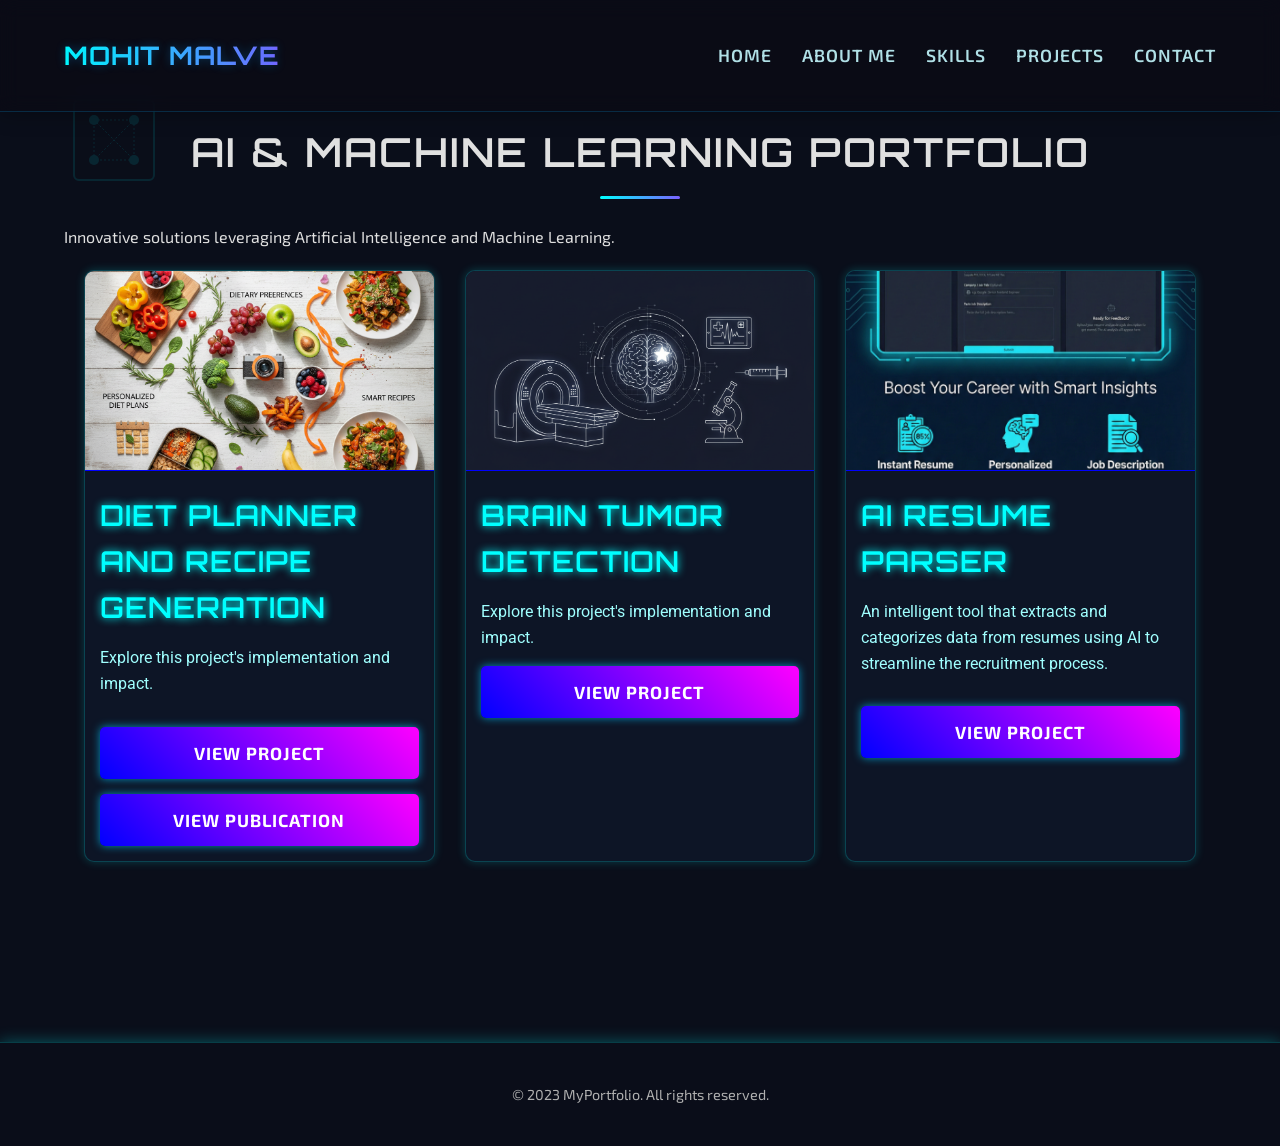
<file: ai-projects.html>
<!DOCTYPE html>
<html lang="en">
<head>
    <script async src="https://www.googletagmanager.com/gtag/js?id=G-L0NZYEMVJ0"></script>
    <script>
    window.dataLayer = window.dataLayer || [];
    function gtag(){dataLayer.push(arguments);}
    gtag('js', new Date());
    gtag('config', 'G-L0NZYEMVJ0');
    </script>
    <meta charset="UTF-8">
    <meta name="viewport" content="width=device-width, initial-scale=1.0">
    <title>AI & Machine Learning Portfolio</title>
    <link rel="stylesheet" href="style.css">
    <link rel="stylesheet" href="theme.css"> <!-- Link to the theme.css -->
    <link href="https://fonts.googleapis.com/css2?family=Orbitron:wght@400;700&family=Exo+2:wght@400;700&family=Roboto:wght@400;700&display=swap" rel="stylesheet">
    <link rel="stylesheet" href="https://cdnjs.cloudflare.com/ajax/libs/font-awesome/6.4.0/css/all.min.css">
</head>
<body>
    <!-- Header -->
    <header class="fixed-header">
        <div class="container">
            <nav class="main-nav">
                <div class="logo">Mohit Malve</div>
                <ul class="nav-links">
                    <li><a href="index.html">Home</a></li>
                    <li><a href="index.html#about">About Me</a></li>
                    <li><a href="index.html#skills">Skills</a></li>
                    <li><a href="projects.html">Projects</a></li>
                    <li><a href="contact.html">Contact</a></li>
                </ul>
                <div class="hamburger">
                    <span class="bar"></span>
                    <span class="bar"></span>
                    <span class="bar"></span>
                </div>
            </nav>
        </div>
    </header>

    <main>
        <section id="ai-projects" class="section projects-section">
            <div class="container">
                <h1 class="section-title fade-in-up">AI & Machine Learning Portfolio</h1>
                <p class="section-subtitle fade-in-up delay-1">Innovative solutions leveraging Artificial Intelligence and Machine Learning.</p>
                <div class="project-grid">
                    <!-- Project Card 1: Diet planner and Recipe Generation -->
                    <div class="project-card fade-in-zoom delay-2">
                        <img src="Images/DietPlanner.png" alt="Diet Planner and Recipe Generation" class="project-image">
                        <h3 class="project-title">Diet Planner and Recipe Generation</h3>
                        <p class="project-description">Explore this project's implementation and impact.</p>
                        <div class="button-group">
                            <a href="https://recipe-generator-orpin.vercel.app/" target="_blank" class="btn ai-btn">View Project</a>
                            <a href="https://www.ijfmr.com/research-paper.php?id=29919" target="_blank" class="btn ai-btn">View Publication</a>
                        </div>
                    </div>

                    <!-- Project Card 2: Brain Tumor Detection -->
                    <div class="project-card fade-in-zoom delay-3">
                        <img src="Images/BrainTumor.png" alt="Brain Tumor Detection" class="project-image">
                        <h3 class="project-title">Brain Tumor Detection</h3>
                        <p class="project-description">Explore this project's implementation and impact.</p>
                        <a href="https://github.com/MohitMalve07/BrainTumorDetection" target="_blank" class="btn ai-btn">View Project</a>
                    </div>
                    
                    <!-- Project Card 3: AI Resume Parser -->
                    <div class="project-card fade-in-zoom delay-4">
                        <img src="Images/ResumeParser.png" alt="AI Resume Parser" class="project-image">
                        <h3 class="project-title">AI Resume Parser</h3>
                        <p class="project-description">An intelligent tool that extracts and categorizes data from resumes using AI to streamline the recruitment process.</p>
                        <div class="button-group">
                            <a href="https://resume-parser-gray.vercel.app/" target="_blank" rel="noopener noreferrer" class="btn ai-btn">View Project</a>
                        </div>
                    </div>
                </div>
            </div>
        </section>
    </main>

    <footer class="footer">
        <div class="container">
            <p>&copy; 2023 MyPortfolio. All rights reserved.</p>
        </div>
    </footer>

    <script src="script.js"></script>
</body>
</html>
</file>
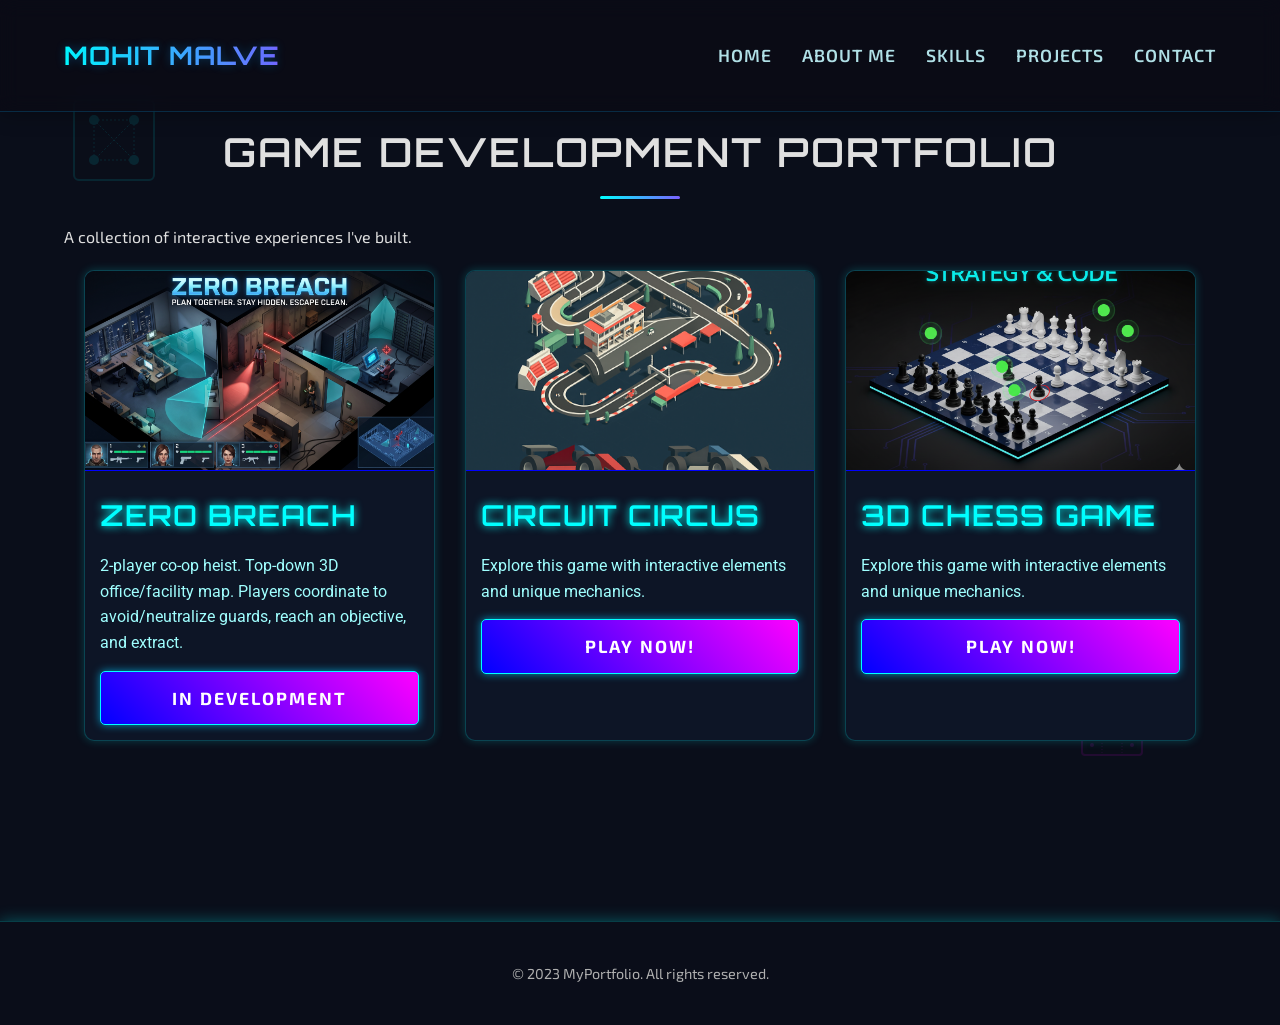
<file: gamedev-projects.html>
<!DOCTYPE html>
<html lang="en">
<head>
    <script async src="https://www.googletagmanager.com/gtag/js?id=G-L0NZYEMVJ0"></script>
    <script>
    window.dataLayer = window.dataLayer || [];
    function gtag(){dataLayer.push(arguments);}
    gtag('js', new Date());
    gtag('config', 'G-L0NZYEMVJ0');
    </script>
    <meta charset="UTF-8">
    <meta name="viewport" content="width=device-width, initial-scale=1.0">
    <title>Game Development Portfolio</title>
    <link rel="stylesheet" href="style.css">
    <link rel="stylesheet" href="theme.css"> <!-- Link to the new theme.css -->
    <link href="https://fonts.googleapis.com/css2?family=Orbitron:wght@400;700&family=Exo+2:wght@400;700&family=Roboto:wght@400;700&display=swap" rel="stylesheet">
    <link rel="stylesheet" href="https://cdnjs.cloudflare.com/ajax/libs/font-awesome/6.4.0/css/all.min.css">
</head>
<body>
    <!-- Header -->
    <header class="fixed-header">
        <div class="container">
            <nav class="main-nav">
                <div class="logo">Mohit Malve</div>
                <ul class="nav-links">
                    <li><a href="index.html">Home</a></li>
                    <li><a href="index.html#about">About Me</a></li>
                    <li><a href="index.html#skills">Skills</a></li>
                    <li><a href="projects.html">Projects</a></li>
                    <li><a href="contact.html">Contact</a></li>
                </ul>
                <div class="hamburger">
                    <span class="bar"></span>
                    <span class="bar"></span>
                    <span class="bar"></span>
                </div>
            </nav>
        </div>
    </header>

    <main>
        <section id="gamedev-projects" class="section projects-section">
            <div class="container">
                <h1 class="section-title fade-in-up">Game Development Portfolio</h1>
                <p class="section-subtitle fade-in-up delay-1">A collection of interactive experiences I've built.</p>
                <div class="project-grid">
                    <!-- Project Card 1: Zero Breach -->
                    <div class="project-card fade-in-zoom delay-2">
                        <img src="Images/ZeroBreach.png" alt="Zero Breach" class="project-image">
                        <h3 class="project-title">Zero Breach</h3>
                        <p class="project-description">2-player co-op heist. Top-down 3D office/facility map. Players coordinate to avoid/neutralize guards, reach an objective, and extract.</p>
                        <a href="#" class="btn play-now-btn">In Development</a>
                    </div>

                    <!-- Project Card 2: Circuit Circus -->
                    <div class="project-card fade-in-zoom delay-3">
                        <img src="Images/Kart.png" alt="Circuit Circus" class="project-image">
                        <h3 class="project-title">Circuit Circus</h3>
                        <p class="project-description">Explore this game with interactive elements and unique mechanics.</p>
                        <a href="https://mtgking.itch.io/kartinggame" target="_blank" class="btn play-now-btn">Play Now!</a>
                    </div>

                    <!-- Project Card 3: 3D Chess Game -->
                    <div class="project-card fade-in-zoom delay-4">
                        <img src="Images/Chess.png" alt="3D Chess Game" class="project-image">
                        <h3 class="project-title">3D Chess Game</h3>
                        <p class="project-description">Explore this game with interactive elements and unique mechanics.</p>
                        <a href="https://mtgking.itch.io/chessprototype" target="_blank" class="btn play-now-btn">Play Now!</a>
                    </div>

                </div>
            </div>
        </section>
    </main>

    <footer class="footer">
        <div class="container">
            <p>&copy; 2023 MyPortfolio. All rights reserved.</p>
        </div>
    </footer>

    <script src="script.js"></script>
</body>
</html>
</file>
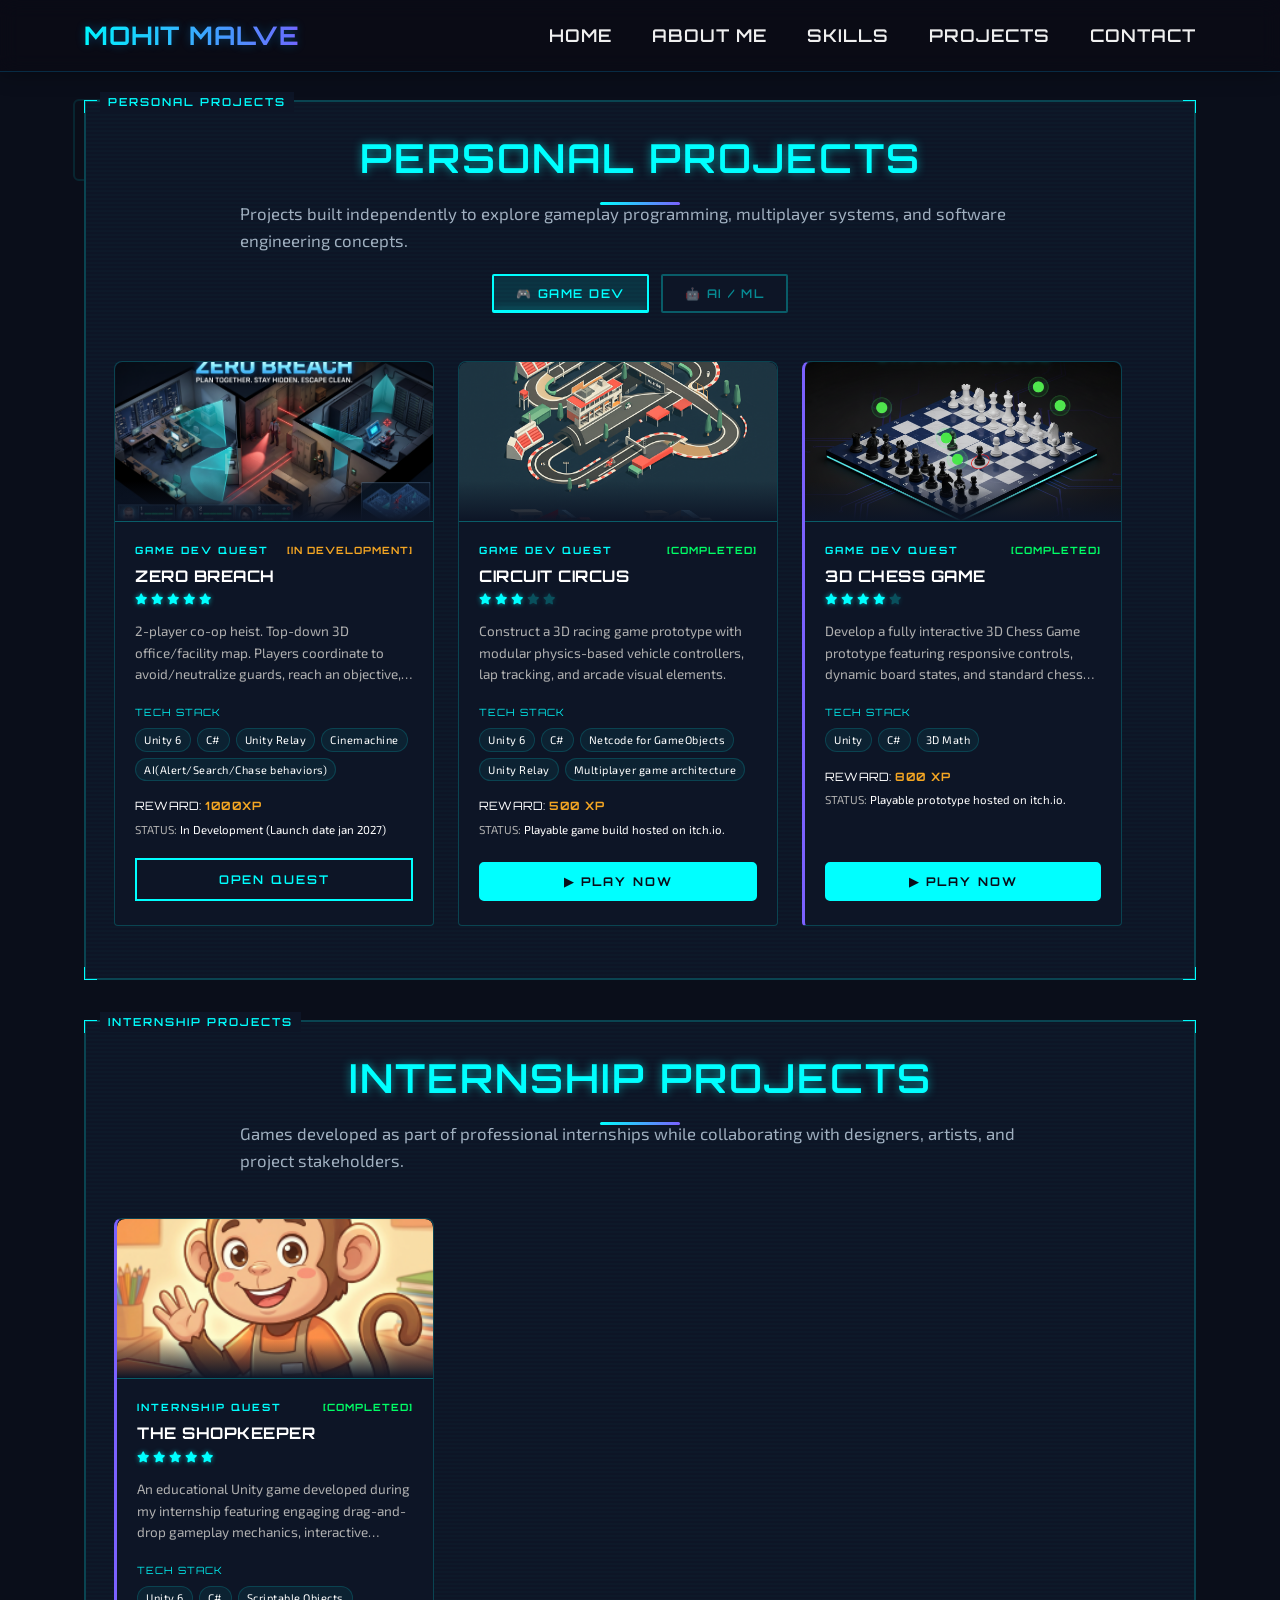
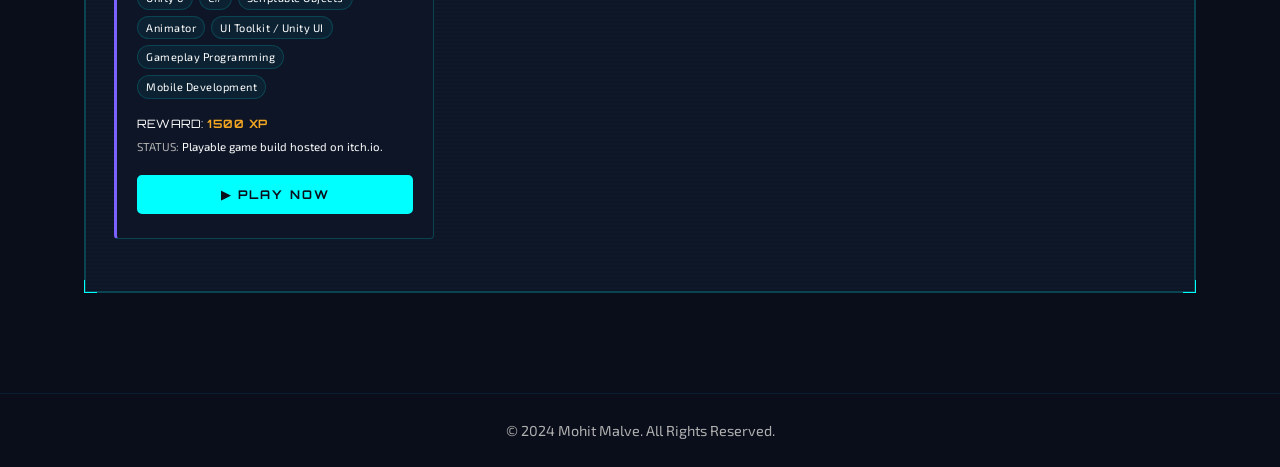
<file: projects.html>
<!DOCTYPE html>
<html lang="en">
<head>
    <script async src="https://www.googletagmanager.com/gtag/js?id=G-L0NZYEMVJ0"></script>
    <script>
    window.dataLayer = window.dataLayer || [];
    function gtag(){dataLayer.push(arguments);}
    gtag('js', new Date());
    gtag('config', 'G-L0NZYEMVJ0');
    </script>
    <meta charset="UTF-8">
    <meta name="viewport" content="width=device-width, initial-scale=1.0">
    <title>Projects - Mohit Malve</title>
    <link rel="stylesheet" href="style.css">
    <link rel="stylesheet" href="https://cdnjs.cloudflare.com/ajax/libs/font-awesome/6.4.0/css/all.min.css">
    <link href="https://fonts.googleapis.com/css2?family=Orbitron:wght@400;500;600;700;800;900&family=Exo+2:wght@300;400;500;600;700&family=Inter:wght@300;400;500;600;700&display=swap" rel="stylesheet">
</head>
<body>
    <div class="background-animation"></div>
    <div class="background-animation"></div>
    <!-- Header -->
    <header class="fixed-header">
        <div class="container">
            <nav class="main-nav">
                <div class="logo">Mohit Malve</div>
                <ul class="nav-links">
                    <li><a href="index.html">Home</a></li>
                    <li><a href="index.html#about">About Me</a></li>
                    <li><a href="index.html#skills">Skills</a></li>
                    <li><a href="projects.html">Projects</a></li>
                    <li><a href="contact.html">Contact</a></li>
                </ul>
                <div class="hamburger">
                    <span class="bar"></span>
                    <span class="bar"></span>
                    <span class="bar"></span>
                </div>
            </nav>
        </div>
    </header>

    <!-- Projects Section -->
    <section id="projects" class="section">
        <div class="container">
            <!-- Personal Projects Subsection -->
            <div class="hud-panel" data-label="Personal Projects" style="margin-bottom: 40px;">
                <div class="hud-panel__corners"></div>
                <div class="hud-panel__body">
                    <h2 class="section-title text-center" style="margin-top: 0; margin-bottom: 10px; font-family: 'Orbitron', sans-serif; color: #00FFFF; text-shadow: 0 0 10px rgba(0, 255, 255, 0.5);">Personal Projects</h2>
                    <p class="text-center" style="color: #A0B0C0; font-family: 'Exo 2', sans-serif; margin-bottom: 20px; font-size: 1.05rem; max-width: 800px; margin-left: auto; margin-right: auto;">Projects built independently to explore gameplay programming, multiplayer systems, and software engineering concepts.</p>
                    
                    <!-- Quest Category Tab Switcher -->
                    <div class="quest-tab-switcher" id="quest-tab-switcher">
                        <button class="quest-tab active" data-category="gamedev" id="tab-gamedev">🎮  GAME DEV</button>
                        <button class="quest-tab" data-category="aiml" id="tab-aiml">🤖  AI / ML</button>
                    </div>

                    <div class="quest-log-scroll-container" id="quest-scroll-container">
                        <!-- Cards rendered dynamically by script.js -->
                    </div>
                </div>
            </div>

            <!-- Internship Projects Subsection -->
            <div class="hud-panel" data-label="Internship Projects">
                <div class="hud-panel__corners"></div>
                <div class="hud-panel__body">
                    <h2 class="section-title text-center" style="margin-top: 0; margin-bottom: 10px; font-family: 'Orbitron', sans-serif; color: #00FFFF; text-shadow: 0 0 10px rgba(0, 255, 255, 0.5);">Internship Projects</h2>
                    <p class="text-center" style="color: #A0B0C0; font-family: 'Exo 2', sans-serif; margin-bottom: 20px; font-size: 1.05rem; max-width: 800px; margin-left: auto; margin-right: auto;">Games developed as part of professional internships while collaborating with designers, artists, and project stakeholders.</p>

                    <div class="quest-log-scroll-container" id="internship-scroll-container">
                        <!-- Cards rendered dynamically by script.js -->
                    </div>
                </div>
            </div>
        </div>
    </section>

    <!-- Footer -->
    <footer>
        <div class="container">
            <p>&copy; 2024 Mohit Malve. All Rights Reserved.</p>
        </div>
    </footer>

    <!-- JavaScript -->
    <script src="script.js"></script>
</body>
</html>
</file>
<file: style.css>
/* Floating Background Elements */
body::before, body::after {
    content: '';
    position: fixed;
    width: 100px;
    height: 100px;
    background-size: contain;
    background-repeat: no-repeat;
    opacity: 0.1;
    pointer-events: none;
    z-index: -1;
    animation: floatAnimation 20s infinite ease-in-out alternate;
}

body::before {
    top: 10%;
    left: 5%;
    background-image: url('Images/circuit_board.svg'); /* Placeholder, will replace with actual SVG */
    animation-delay: 0s;
}

body::after {
    bottom: 15%;
    right: 10%;
    width: 80px;
    height: 80px;
    background-image: url('Images/microchip.svg');
    animation-delay: 10s;
}

body::nth-child(3)::before {
    content: '';
    position: fixed;
    width: 120px;
    height: 120px;
    background-size: contain;
    background-repeat: no-repeat;
    opacity: 0.08;
    pointer-events: none;
    z-index: -1;
    top: 40%;
    left: 20%;
    background-image: url('Images/data_stream.svg');
    animation: floatAnimation 25s infinite ease-in-out alternate;
    animation-delay: 5s;
}

body::nth-child(4)::after {
    content: '';
    position: fixed;
    width: 90px;
    height: 90px;
    background-size: contain;
    background-repeat: no-repeat;
    opacity: 0.09;
    pointer-events: none;
    z-index: -1;
    bottom: 30%;
    left: 25%;
    background-image: url('Images/network_node.svg');
    animation: floatAnimation 18s infinite ease-in-out alternate;
    animation-delay: 15s;
}

body::nth-child(5)::before {
    content: '';
    position: fixed;
    width: 70px;
    height: 70px;
    background-size: contain;
    background-repeat: no-repeat;
    opacity: 0.07;
    pointer-events: none;
    z-index: -1;
    top: 25%;
    right: 15%;
    background-image: url('Images/code_lines.svg');
    animation: floatAnimation 22s infinite ease-in-out alternate;
    animation-delay: 8s;
}

@keyframes floatAnimation {
    0% {
        transform: translate(0, 0) rotate(0deg) scale(1);
        opacity: 0.1;
    }
    50% {
        transform: translate(20px, 30px) rotate(10deg) scale(1.05);
        opacity: 0.15;
    }
    100% {
        transform: translate(0, 0) rotate(0deg) scale(1);
        opacity: 0.1;
    }
}

.about-sticker {
    width: 200px;
    height: auto;
    max-width: 100%;
    border-radius: 8px;
    box-shadow: 0 0 15px rgba(0, 255, 255, 0.6), 0 0 30px rgba(0, 255, 255, 0.4);
    transition: transform 0.3s ease-in-out, box-shadow 0.3s ease-in-out;
    justify-self: center; /* Center the image in its grid cell */
    align-self: center;
}

.about-content {
    display: grid;
    grid-template-columns: 1fr;
    gap: 20px; /* Default gap for smaller screens */
    padding: 20px;
}

@media (min-width: 768px) {
    .about-content {
        grid-template-columns: 1fr 1fr;
        grid-template-rows: auto auto;
        gap: 40px;
    }

    .grid-item-image {
        grid-column: 1 / 2;
        grid-row: 1 / 2;
    }

    .grid-item-who-i-am {
        grid-column: 2 / 3;
        grid-row: 1 / 2;
    }

    .grid-item-education {
        grid-column: 1 / 2;
        grid-row: 2 / 3;
    }

    .grid-item-experience {
        grid-column: 2 / 3;
        grid-row: 2 / 3;
    }
}

/* General text alignment within grid cells */
.grid-item-who-i-am,
.grid-item-education,
.grid-item-experience,
    text-align: left;
    padding: 10px;
    border-radius: 8px;
    background: rgba(10, 20, 30, 0.7);
    box-shadow: 0 0 10px rgba(0, 255, 255, 0.1);
}

.grid-item-who-i-am p,
.grid-item-education p,
.grid-item-experience p {
    margin-bottom: 10px;
}

.grid-item-education h4,
.grid-item-experience h4 {
    color: var(--accent-cyan);
    margin-bottom: 15px;
    text-shadow: 0 0 8px rgba(5, 217, 232, 0.5);
}

.about-sticker:hover {
    transform: scale(1.05);
    box-shadow: 0 0 20px rgba(0, 255, 255, 0.8), 0 0 40px rgba(0, 255, 255, 0.6);
}

.project-categories {
    display: flex;
    justify-content: center;
    gap: 30px; /* Spacing between buttons */
    margin-top: 50px;
    flex-wrap: wrap;
}

.category-button {
    display: flex;
    flex-direction: column;
    align-items: center;
    justify-content: center;
    background: rgba(10, 20, 30, 0.8); /* Dark, slightly transparent background */
    border: 1px solid var(--accent-color-cyber-secondary); /* Initial border */
    border-radius: 12px;
    padding: 30px 20px;
    text-decoration: none;
    color: var(--text-primary);
    font-size: 1.1rem;
    font-weight: 600;
    width: 250px; /* Fixed width for card-like appearance */
    text-align: center;
    transition: all 0.3s ease;
    box-shadow: 0 0 10px rgba(0, 255, 255, 0.2); /* Subtle initial glow */
    position: relative;
    overflow: hidden;
}

.category-button:hover {
    border-color: var(--accent-color-cyber-primary); /* Brighter border on hover */
    box-shadow: 0 0 25px var(--accent-color-cyber-primary); /* Increased glow */
    transform: translateY(-5px); /* Slight lift effect */
}

.category-button img {
    width: 80px; /* Image size */
    height: 80px;
    margin-bottom: 15px;
    object-fit: contain;
    filter: drop-shadow(0 0 8px rgba(0, 255, 255, 0.6)); /* Image glow */
}

.category-button span {
    margin-top: 10px;
    color: var(--text-primary);
}


/* General Styles */
* {
    margin: 0;
    padding: 0;
    box-sizing: border-box;
}

@import url('https://fonts.googleapis.com/css2?family=Orbitron:wght@400;500;600;700;800;900&family=Exo+2:wght@300;400;500;600;700&family=Inter:wght@300;400;500;600;700&display=swap');

:root {
    /* Base Colors */
    --primary-color: #0A0E1A;
    --secondary-color: #0D1526;
    --text-color: #f0f0f0;
    --text-secondary: #b0b0b0;
    
    /* Accent Colors */
    --accent-blue: #00FFFF;
    --accent-purple: #7B61FF;
    --accent-pink: #ff2a6d;
    --accent-cyan: #00FFFF;
    --accent-green: #01c38d;
    --accent-amber: #F4A623;
    
    /* Section-specific Colors */
    --hero-glow: rgba(0, 255, 255, 0.6);
    --about-accent: #7B61FF;
    --game-dev-accent: #ff2a6d;
    --ml-accent: #00FFFF;
    --tools-accent: #01c38d;
    --reward-xp-color: #F4A623;
    
    /* Panel Styling */
    --panel-bg: #0D1526;
    --panel-border: 1px solid rgba(0, 255, 255, 0.2);
    
    /* Transitions */
    --transition: all 0.3s cubic-bezier(0.25, 0.46, 0.45, 0.94);
    --glow-transition: all 0.5s cubic-bezier(0.19, 1, 0.22, 1);
}

html {
    scroll-behavior: smooth;
}

body {
    background-color: var(--primary-color);
    color: var(--text-color);
    line-height: 1.6;
    font-family: 'Exo 2', sans-serif;
    overflow-x: hidden;
    position: relative; /* Ensure body is a positioning context */
}

/* Background Animation */
.background-animation::before,
.background-animation::after {
    content: '';
    position: fixed;
    top: 0;
    left: 0;
    width: 100%;
    height: 100%;
    z-index: -1;
    pointer-events: none;
}

.background-animation::before {
    background: url('data:image/svg+xml,...'); /* Add SVG for circuit lines */
    background-repeat: repeat;
    opacity: 0.05;
    animation: slide 60s linear infinite;
}

.background-animation::after {
    /* Add more complex elements here if needed */
}

@keyframes slide {
    0% {
        transform: translate(0, 0);
    }
    100% {
        transform: translate(-100px, 100px);
    }
}

.floating-element {
    position: fixed;
    z-index: -1;
    pointer-events: none;
    opacity: 0.15;
    animation: float 20s infinite linear;
}

/* Add more elements */
.floating-element.chip {
    /* Styles for a microchip */
}

.floating-element.line {
     /* Styles for a data line */
}


h1, h2, h3, h4, h5, h6, .logo, .nav-links, button {
    font-family: 'Orbitron', sans-serif;
    font-weight: 600;
    text-transform: uppercase;
    letter-spacing: 1px;
}

/* ==========================================
   HUD Panel — Reusable RPG-HUD Component
   ==========================================
   Usage:
     <div class="hud-panel" data-label="Section Name">
       <div class="hud-panel__body"> ... content ... </div>
     </div>
   ========================================== */

.hud-panel {
    background: var(--panel-bg);
    border: 1px solid rgba(0, 255, 255, 0.2);
    position: relative;
    border-radius: 0;
    padding: 0;         /* padding lives on __body */
    overflow: visible;
}

/* ---- Section Label (top-left, outside flow) ---- */
.hud-panel[data-label]::before {
    content: attr(data-label);
    position: absolute;
    top: -10px;
    left: 14px;
    background: var(--panel-bg);
    color: #00FFFF;
    font-family: 'Orbitron', sans-serif;
    font-size: 11px;
    font-weight: 600;
    text-transform: uppercase;
    letter-spacing: 2px;
    padding: 0 8px;
    line-height: 20px;
    z-index: 3;
    pointer-events: none;
}

/* ---- Scanline overlay ---- */
.hud-panel::after {
    content: '';
    position: absolute;
    inset: 0;
    background: repeating-linear-gradient(
        0deg,
        transparent,
        transparent 2px,
        rgba(0, 255, 255, 0.015) 2px,
        rgba(0, 255, 255, 0.015) 4px
    );
    pointer-events: none;
    z-index: 1;
    border-radius: inherit;
}

/* ---- Inner body (carries the padding) ---- */
.hud-panel__body {
    position: relative;
    padding: 24px 20px 20px;
    z-index: 2;  /* above scanlines */
}

/* ==========================================
   Corner Brackets — all four corners
   We use 4 tiny spans (.corner.tl, .tr, .bl, .br)
   OR a pure-CSS approach with box-shadows on
   __body::before (top-right) and __body::after
   (bottom-left). The panel itself handles TL
   and BR via outline tricks.
   ========================================== */

/* Top-left corner bracket */
.hud-panel__body::before {
    content: '';
    position: absolute;
    top: -1px;
    left: -1px;
    width: 12px;
    height: 12px;
    border-top: 1px solid #00FFFF;
    border-left: 1px solid #00FFFF;
    pointer-events: none;
    z-index: 4;
}

/* Top-right corner bracket */
.hud-panel__body::after {
    content: '';
    position: absolute;
    top: -1px;
    right: -1px;
    width: 12px;
    height: 12px;
    border-top: 1px solid #00FFFF;
    border-right: 1px solid #00FFFF;
    pointer-events: none;
    z-index: 4;
}

/* Bottom-left & Bottom-right via extra elements
   We use the .hud-panel__corners wrapper for these */
.hud-panel__corners {
    position: absolute;
    inset: 0;
    pointer-events: none;
    z-index: 4;
}

.hud-panel__corners::before {
    content: '';
    position: absolute;
    bottom: -1px;
    left: -1px;
    width: 12px;
    height: 12px;
    border-bottom: 1px solid #00FFFF;
    border-left: 1px solid #00FFFF;
}

.hud-panel__corners::after {
    content: '';
    position: absolute;
    bottom: -1px;
    right: -1px;
    width: 12px;
    height: 12px;
    border-bottom: 1px solid #00FFFF;
    border-right: 1px solid #00FFFF;
}

/* ---- Hover glow ---- */
.hud-panel:hover {
    border-color: rgba(0, 255, 255, 0.45);
    box-shadow: 0 0 12px rgba(0, 255, 255, 0.15),
                inset 0 0 12px rgba(0, 255, 255, 0.04);
}

/* ---- Legacy compat: keep old classes working ---- */
.skill-category,
.contact-container,
.experience,
.education,
.project-card,
.category-button {
    background: var(--panel-bg);
    border: 1px solid rgba(0, 255, 255, 0.2);
    position: relative;
}

/* ==========================================
   HUD Dashboard — Grid Layout
   ========================================== */
.hud-dashboard {
    padding: 120px 0 60px;
    background-color: var(--primary-color);
}

.hud-grid {
    display: grid;
    grid-template-columns: 1fr 1fr;
    gap: 24px;
}

/* Arsenal/Skills panel spans full width */
.hud-panel--wide {
    grid-column: 1 / -1;
}

@media (max-width: 768px) {
    .hud-grid {
        grid-template-columns: 1fr;
    }
}

/* ==========================================
   1. Player Profile — internal layout
   ========================================== */
.profile-layout {
    display: flex;
    gap: 20px;
    align-items: center;
}

.profile-avatar {
    flex-shrink: 0;
}

.profile-avatar .about-sticker {
    width: 120px;
    border-radius: 6px;
    box-shadow: 0 0 12px rgba(0, 255, 255, 0.5);
}

.profile-info h3 {
    font-size: 1.4rem;
    color: #00FFFF;
    text-shadow: 0 0 8px rgba(0, 255, 255, 0.5);
    margin-bottom: 4px;
}

.profile-class {
    font-family: 'Orbitron', sans-serif;
    font-size: 0.85rem;
    color: #7B61FF;
    text-transform: uppercase;
    letter-spacing: 2px;
    margin-bottom: 12px;
}

.profile-info p {
    font-size: 0.92rem;
    line-height: 1.6;
    margin-bottom: 8px;
    color: var(--text-secondary);
}

@media (max-width: 576px) {
    .profile-layout {
        flex-direction: column;
        text-align: center;
    }
}

/* ==========================================
   2. Quest Log — quest items
   ========================================== */
.quest-item {
    padding: 14px 0;
    border-bottom: 1px solid rgba(0, 255, 255, 0.08);
}

.quest-item:last-child {
    border-bottom: none;
}

.quest-item h4 {
    font-family: 'Orbitron', sans-serif;
    font-size: 0.85rem;
    color: #F4A623;
    text-transform: uppercase;
    letter-spacing: 1.5px;
    margin-bottom: 6px;
}

.quest-item p {
    font-size: 0.92rem;
    color: var(--text-secondary);
    margin-bottom: 4px;
}

.quest-item ul {
    margin: 8px 0 0 18px;
    padding: 0;
}

.quest-item li {
    font-size: 0.88rem;
    color: var(--text-secondary);
    margin-bottom: 4px;
    position: relative;
    padding-left: 12px;
}

.quest-item li::before {
    content: '▸';
    position: absolute;
    left: 0;
    color: #00FFFF;
}

/* ==========================================
   4. Battle History — timeline
   ========================================== */
.timeline {
    position: relative;
    padding-left: 24px;
    border-left: 2px solid rgba(0, 255, 255, 0.15);
}

.timeline-item {
    position: relative;
    padding-bottom: 20px;
}

.timeline-item:last-child {
    padding-bottom: 0;
}

.timeline-marker {
    position: absolute;
    left: -30px;
    top: 4px;
    width: 10px;
    height: 10px;
    background: #00FFFF;
    border-radius: 50%;
    box-shadow: 0 0 8px rgba(0, 255, 255, 0.7);
}

.timeline-content h4 {
    font-family: 'Orbitron', sans-serif;
    font-size: 0.9rem;
    color: #00FFFF;
    margin-bottom: 4px;
}

.timeline-meta {
    font-size: 0.8rem;
    color: #F4A623;
    font-family: 'Orbitron', sans-serif;
    letter-spacing: 1px;
    margin-bottom: 6px;
}

.timeline-content p {
    font-size: 0.88rem;
    color: var(--text-secondary);
}

/* ==========================================
   5. Achievements — badge grid
   ========================================== */
.achievement-grid {
    display: grid;
    grid-template-columns: 1fr 1fr;
    gap: 14px;
}

@media (max-width: 576px) {
    .achievement-grid {
        grid-template-columns: 1fr;
    }
}

.achievement-badge {
    display: flex;
    align-items: flex-start;
    gap: 12px;
    padding: 12px;
    background: rgba(0, 255, 255, 0.03);
    border: 1px solid rgba(0, 255, 255, 0.1);
    border-radius: 4px;
    transition: var(--transition);
}

.achievement-badge:hover {
    border-color: rgba(0, 255, 255, 0.3);
    box-shadow: 0 0 8px rgba(0, 255, 255, 0.1);
}

.achievement-badge > i {
    font-size: 1.5rem;
    color: #F4A623;
    flex-shrink: 0;
    margin-top: 2px;
}

.achievement-badge h4 {
    font-family: 'Orbitron', sans-serif;
    font-size: 0.8rem;
    color: #00FFFF;
    margin-bottom: 4px;
}

.achievement-badge p {
    font-size: 0.82rem;
    color: var(--text-secondary);
    line-height: 1.4;
}

/* ==========================================
   6. Signal Terminal — CRT style
   ========================================== */
.terminal-screen {
    background: rgba(0, 10, 20, 0.6);
    padding: 16px;
    border: 1px solid rgba(0, 255, 255, 0.1);
    margin-bottom: 16px;
    font-family: 'Exo 2', monospace;
}

.terminal-line {
    font-size: 0.85rem;
    color: #00FFFF;
    margin-bottom: 6px;
    opacity: 0.85;
}

.terminal-prompt {
    color: #F4A623;
    font-weight: 700;
    margin-right: 6px;
}

.terminal-actions {
    display: flex;
    gap: 10px;
    flex-wrap: wrap;
}

.signal-btn {
    display: inline-flex;
    align-items: center;
    gap: 8px;
    padding: 10px 18px;
    font-family: 'Orbitron', sans-serif;
    font-size: 0.75rem;
    font-weight: 600;
    text-transform: uppercase;
    letter-spacing: 1.5px;
    color: #0A0E1A;
    background: #00FFFF;
    border: none;
    border-radius: 2px;
    text-decoration: none;
    cursor: pointer;
    transition: var(--transition);
}

.signal-btn:hover {
    background: #7B61FF;
    color: #fff;
    box-shadow: 0 0 14px rgba(123, 97, 255, 0.5);
    transform: translateY(-2px);
    text-shadow: none;
}

.signal-btn--secondary {
    background: transparent;
    color: #00FFFF;
    border: 1px solid rgba(0, 255, 255, 0.3);
}

.signal-btn--secondary:hover {
    background: rgba(0, 255, 255, 0.1);
    border-color: #00FFFF;
    color: #00FFFF;
}

a {
    text-decoration: none;
    color: var(--text-color);
    transition: var(--transition);
}

a:hover {
    color: var(--accent-blue);
    text-shadow: 0 0 8px rgba(0, 168, 255, 0.6);
}

button {
    background-color: transparent;
    color: var(--text-color);
    border: 2px solid var(--accent-blue);
    padding: 10px 25px;
    border-radius: 5px;
    cursor: pointer;
    transition: var(--glow-transition);
    font-weight: 500;
    position: relative;
    overflow: hidden;
    z-index: 1;
    letter-spacing: 1px;
}

button::before {
    content: '';
    position: absolute;
    top: 0;
    left: 0;
    width: 0;
    height: 100%;
    background-color: var(--accent-blue);
    transition: var(--transition);
    z-index: -1;
}

button:hover {
    color: var(--text-color);
    text-shadow: 0 0 10px rgba(255, 255, 255, 0.8);
    box-shadow: 0 0 15px var(--hero-glow);
    transform: translateY(-3px);
}

button:hover::before {
    width: 100%;
}

.container {
    width: 90%;
    max-width: 1200px;
    margin: 0 auto;
    padding: 0 20px;
}

section {
    padding: 100px 0;
    position: relative;
}

.section-title {
    font-size: 2.5rem;
    margin-bottom: 40px;
    text-align: center;
    position: relative;
    text-transform: uppercase;
    letter-spacing: 2px;
}

.section-title::after {
    content: '';
    position: absolute;
    bottom: -15px;
    left: 50%;
    transform: translateX(-50%);
    width: 80px;
    height: 3px;
    background: linear-gradient(90deg, var(--accent-blue), var(--accent-purple));
    border-radius: 3px;
}

/* Header Styles */
.fixed-header {
    background-color: rgba(10, 10, 15, 0.8);
    backdrop-filter: blur(10px);
    padding: 15px 0;
    position: fixed;
    width: 100%;
    top: 0;
    z-index: 1000;
    box-shadow: 0 2px 20px rgba(0, 0, 0, 0.3);
    border-bottom: 1px solid rgba(0, 168, 255, 0.2);
    transition: all 0.3s ease;
}

.main-nav {
    display: flex;
    justify-content: space-between;
    align-items: center;
}

.logo {
    font-size: 1.6rem;
    font-weight: 700;
    background: linear-gradient(to right, var(--accent-blue), var(--accent-purple));
    -webkit-background-clip: text;
    background-clip: text;
    color: transparent;
    text-shadow: 0 0 10px rgba(0, 168, 255, 0.3);
    transition: all 0.3s ease;
}

.logo:hover {
    text-shadow: 0 0 15px rgba(0, 168, 255, 0.8), 0 0 25px rgba(157, 78, 221, 0.7);
}

.nav-links {
    display: flex;
    list-style: none;
    margin: 0;
    padding: 0;
    align-items: center;
}

.nav-links li {
    margin-left: 40px;
    position: relative;
}

.nav-links li a {
    font-size: 1.1rem;
    position: relative;
    padding: 5px 0;
    transition: all 0.3s ease;
}

.nav-links li a::after {
    content: '';
    position: absolute;
    bottom: -5px;
    left: 0;
    width: 0;
    height: 2px;
    background: linear-gradient(to right, var(--accent-blue), var(--accent-purple));
    transition: var(--transition);
}

.nav-links li a:hover {
    color: var(--accent-blue);
    text-shadow: 0 0 8px rgba(0, 168, 255, 0.6);
}

.nav-links li a:hover::after {
    width: 100%;
}

/* Dropdown Menu Styles */
.dropdown {
    position: relative;
}

.dropdown-toggle {
    display: flex;
    align-items: center;
}

.dropdown-toggle i {
    margin-left: 5px;
    font-size: 0.8rem;
    transition: transform 0.3s ease;
}

.dropdown:hover .dropdown-toggle i {
    transform: rotate(180deg);
}

.dropdown-menu {
    position: absolute;
    top: 100%;
    left: 0;
    background-color: rgba(15, 15, 30, 0.95);
    backdrop-filter: blur(10px);
    -webkit-backdrop-filter: blur(10px);
    min-width: 200px;
    border-radius: 8px;
    box-shadow: 0 10px 30px rgba(0, 0, 0, 0.2), 0 0 15px rgba(0, 168, 255, 0.3);
    padding: 10px 0;
    opacity: 0;
    visibility: hidden;
    transform: translateY(20px);
    transition: all 0.3s ease;
    z-index: 1001;
    border: 1px solid rgba(0, 168, 255, 0.2);
}

.dropdown:hover .dropdown-menu {
    opacity: 1;
    visibility: visible;
    transform: translateY(10px);
}

.dropdown-menu li {
    margin: 0;
    padding: 0;
    width: 100%;
}

.dropdown-menu li a {
    display: block;
    padding: 10px 20px;
    color: var(--text-color);
    transition: all 0.3s ease;
}

.dropdown-menu li a:hover {
    background-color: rgba(0, 168, 255, 0.1);
    padding-left: 25px;
}

.hamburger {
    display: none;
    cursor: pointer;
    z-index: 1002;
}

.bar {
    display: block;
    width: 25px;
    height: 3px;
    margin: 5px auto;
    -webkit-transition: all 0.3s ease-in-out;
    transition: all 0.3s ease-in-out;
    background-color: #fff;
    border-radius: 3px;
    box-shadow: 0 0 5px rgba(79, 174, 255, 0.5);
}

/* Mobile Responsiveness */
@media (max-width: 992px) {
    .hamburger {
        display: block;
    }
    
    .hamburger.active .bar:nth-child(2) {
        opacity: 0;
    }
    
    .hamburger.active .bar:nth-child(1) {
        transform: translateY(8px) rotate(45deg);
    }
    
    .hamburger.active .bar:nth-child(3) {
        transform: translateY(-8px) rotate(-45deg);
    }
    
    .nav-links {
        position: fixed;
        top: -100%;
        left: 0;
        width: 100%;
        flex-direction: column;
        background-color: rgba(10, 10, 20, 0.95);
        backdrop-filter: blur(10px);
        -webkit-backdrop-filter: blur(10px);
        text-align: center;
        transition: 0.5s ease;
        box-shadow: 0 10px 30px rgba(0, 0, 0, 0.2);
        padding: 20px 0;
        z-index: 1000;
    }
    
    .nav-links.active {
        top: 70px;
    }
    
    .nav-links li {
        margin: 15px 0;
    }
    
    /* Mobile Dropdown Styling */
    .dropdown-menu {
        position: static;
        opacity: 1;
        visibility: visible;
        transform: none;
        background-color: transparent;
        box-shadow: none;
        border: none;
        max-height: 0;
        overflow: hidden;
        transition: max-height 0.3s ease;
        padding: 0;
        width: 100%;
    }
    
    .dropdown.active .dropdown-menu {
        max-height: 200px;
        padding: 10px 0;
    }
    
    .dropdown-toggle i {
        transition: transform 0.3s ease;
    }
    
    .dropdown.active .dropdown-toggle i {
        transform: rotate(180deg);
    }
}

/* Hero Section — Player Profile HUD */
.hero {
    min-height: 100vh;
    display: flex;
    align-items: center;
    justify-content: center;
    background-color: var(--primary-color);
    position: relative;
    overflow: hidden;
    padding: 120px 0 60px;
}

.hero::before {
    content: '';
    position: absolute;
    top: 0;
    left: 0;
    width: 100%;
    height: 100%;
    background: radial-gradient(circle at 30% 40%, rgba(0, 255, 255, 0.06) 0%, transparent 50%),
                radial-gradient(circle at 70% 60%, rgba(123, 97, 255, 0.04) 0%, transparent 50%);
    z-index: 0;
}

/* The hero panel sits inside .hero */
.hero-profile {
    max-width: 800px;
    width: 100%;
    margin: 0 auto;
    position: relative;
    z-index: 2;
}

/* ---- Top Row: Avatar + Info ---- */
.hero-top {
    display: flex;
    gap: 24px;
    align-items: flex-start;
    margin-bottom: 20px;
}

/* Circular Avatar Frame with cyan glow ring */
.hero-avatar-frame {
    flex-shrink: 0;
    width: 110px;
    height: 110px;
    border-radius: 50%;
    padding: 3px;
    background: conic-gradient(#00FFFF, #7B61FF, #00FFFF);
    box-shadow: 0 0 16px rgba(0, 255, 255, 0.5),
                0 0 32px rgba(0, 255, 255, 0.2);
    animation: avatarRingSpin 6s linear infinite;
    position: relative;
}

@keyframes avatarRingSpin {
    0%   { filter: hue-rotate(0deg); }
    100% { filter: hue-rotate(360deg); }
}

.hero-avatar-img {
    width: 100%;
    height: 100%;
    border-radius: 50%;
    object-fit: cover;
    display: block;
    border: 2px solid var(--panel-bg);
}

/* ---- Name Row with LVL badge ---- */
.hero-info {
    flex: 1;
    min-width: 0;
}

.hero-name-row {
    display: flex;
    align-items: center;
    justify-content: space-between;
    gap: 12px;
    margin-bottom: 2px;
}

.hero-name {
    font-family: 'Orbitron', sans-serif;
    font-size: 28px;
    font-weight: 700;
    color: #f0f0f0;
    text-shadow: 0 0 10px rgba(0, 255, 255, 0.4);
    letter-spacing: 1px;
    text-transform: uppercase;
    margin: 0;
    line-height: 1.1;
    animation: none;
}

.hero-subtitle {
    font-family: 'Orbitron', sans-serif;
    font-size: 0.8rem;
    color: #7B61FF;
    text-transform: uppercase;
    letter-spacing: 2.5px;
    margin-bottom: 14px;
    text-shadow: 0 0 8px rgba(123, 97, 255, 0.4);
}

/* ---- LVL Badge ---- */
.lvl-badge {
    display: flex;
    flex-direction: column;
    align-items: center;
    justify-content: center;
    border: 1px solid rgba(0, 255, 255, 0.4);
    padding: 4px 10px;
    flex-shrink: 0;
    line-height: 1;
    background: rgba(0, 255, 255, 0.05);
}

.lvl-label {
    font-family: 'Orbitron', sans-serif;
    font-size: 9px;
    color: rgba(0, 255, 255, 0.6);
    text-transform: uppercase;
    letter-spacing: 2px;
}

.lvl-number {
    font-family: 'Orbitron', sans-serif;
    font-size: 22px;
    font-weight: 700;
    color: #00FFFF;
    text-shadow: 0 0 8px rgba(0, 255, 255, 0.6);
}

/* ---- XP Bar ---- */
.xp-bar-wrapper {
    display: flex;
    align-items: center;
    gap: 10px;
    margin-bottom: 18px;
}

.xp-label {
    font-family: 'Orbitron', sans-serif;
    font-size: 11px;
    font-weight: 700;
    color: #F4A623;
    letter-spacing: 1px;
    flex-shrink: 0;
}

.xp-bar-track {
    flex: 1;
    height: 10px;
    background: rgba(244, 166, 35, 0.12);
    border: 1px solid rgba(244, 166, 35, 0.25);
    border-radius: 2px;
    overflow: hidden;
}

.xp-bar-fill {
    height: 100%;
    background: linear-gradient(90deg, #F4A623, #ffcc00);
    border-radius: 2px;
    box-shadow: 0 0 8px rgba(244, 166, 35, 0.5);
    transition: width 1.5s cubic-bezier(0.25, 0.46, 0.45, 0.94);
}

.xp-value {
    font-family: 'Exo 2', sans-serif;
    font-size: 11px;
    color: #F4A623;
    flex-shrink: 0;
    white-space: nowrap;
}

/* ---- Skill Bars ---- */
.hero-skill-bars {
    display: flex;
    flex-direction: column;
    gap: 8px;
}

.hero-skill-row {
    display: flex;
    align-items: center;
    gap: 8px;
}

.hero-skill-row > i {
    width: 18px;
    text-align: center;
    font-size: 0.85rem;
    color: #00FFFF;
    flex-shrink: 0;
}

.hero-skill-label {
    font-family: 'Exo 2', sans-serif;
    font-size: 0.8rem;
    color: var(--text-secondary);
    width: 140px;
    flex-shrink: 0;
    white-space: nowrap;
    overflow: hidden;
    text-overflow: ellipsis;
}

.hero-skill-track {
    flex: 1;
    height: 6px;
    background: rgba(0, 255, 255, 0.08);
    border-radius: 1px;
    overflow: hidden;
}

.hero-skill-fill {
    height: 100%;
    background: linear-gradient(90deg, #00FFFF, #7B61FF);
    border-radius: 1px;
    box-shadow: 0 0 6px rgba(0, 255, 255, 0.4);
    transition: width 1.2s cubic-bezier(0.25, 0.46, 0.45, 0.94);
}

.hero-skill-pct {
    font-family: 'Orbitron', sans-serif;
    font-size: 0.7rem;
    color: rgba(0, 255, 255, 0.7);
    width: 32px;
    text-align: right;
    flex-shrink: 0;
}

/* ---- Terminal Log ---- */
.hero-terminal {
    background: rgba(0, 10, 20, 0.7);
    border: 1px solid rgba(0, 255, 255, 0.1);
    padding: 12px 14px;
    margin: 20px 0 16px;
    display: flex;
    align-items: center;
    min-height: 42px;
}

.hero-terminal-line {
    font-family: 'Exo 2', monospace;
    font-size: 0.78rem;
    color: #00FFFF;
    opacity: 0.8;
    margin: 0;
    white-space: nowrap;
    overflow: hidden;
}

.hero-terminal-cursor {
    font-family: 'Exo 2', monospace;
    font-size: 0.78rem;
    color: #00FFFF;
    animation: cursorBlink 0.8s step-end infinite;
    margin-left: 2px;
}

@keyframes cursorBlink {
    0%, 100% { opacity: 1; }
    50% { opacity: 0; }
}

/* ---- Inspect Profile Button ---- */
.inspect-btn {
    display: block;
    width: 100%;
    max-width: 220px;
    margin: 0 auto;
    padding: 10px 24px;
    font-family: 'Orbitron', sans-serif;
    font-size: 0.75rem;
    font-weight: 600;
    text-transform: uppercase;
    letter-spacing: 2px;
    color: #00FFFF;
    background: transparent;
    border: 1px solid rgba(0, 255, 255, 0.4);
    cursor: pointer;
    transition: var(--glow-transition);
    position: relative;
    overflow: hidden;
}

.inspect-btn::before {
    content: '';
    position: absolute;
    top: 0;
    left: 0;
    width: 0;
    height: 100%;
    background: rgba(0, 255, 255, 0.1);
    transition: width 0.4s ease;
    z-index: -1;
}

.inspect-btn:hover {
    border-color: #00FFFF;
    box-shadow: 0 0 16px rgba(0, 255, 255, 0.35),
                inset 0 0 16px rgba(0, 255, 255, 0.08);
    color: #fff;
    text-shadow: 0 0 8px rgba(0, 255, 255, 0.6);
    transform: translateY(-2px);
}

.inspect-btn:hover::before {
    width: 100%;
}

/* ---- Hero Responsive ---- */
@media (max-width: 576px) {
    .hero-top {
        flex-direction: column;
        align-items: center;
        text-align: center;
    }

    .hero-name-row {
        justify-content: center;
    }

    .hero-name {
        font-size: 22px;
    }

    .hero-skill-label {
        width: 100px;
    }

    .hero-profile {
        max-width: 100%;
    }
}

/* About Section */
.about {
    background-color: var(--secondary-color);
    position: relative;
    overflow: hidden;
}

.about::before {
    content: '';
    position: absolute;
    top: 0;
    left: 0;
    width: 100%;
    height: 100%;
    background: linear-gradient(135deg, rgba(157, 78, 221, 0.1) 0%, transparent 50%);
    z-index: 0;
}

.about .section-title::after {
    background: linear-gradient(90deg, var(--about-accent), var(--accent-pink));
}

.about-content {
    display: grid;
    grid-template-columns: 1fr 1fr;
    gap: 50px;
    align-items: center;
    position: relative;
    z-index: 1;
}

.about-text h3 {
    font-size: 2rem;
    margin-bottom: 25px;
    color: var(--about-accent);
    text-shadow: 0 0 10px rgba(157, 78, 221, 0.4);
}

.about-text p {
    margin-bottom: 20px;
    font-size: 1.05rem;
    line-height: 1.7;
}

.experience, .education {
    margin-top: 35px;
    padding: 25px;
    background: rgba(18, 18, 24, 0.6);
    border-radius: 10px;
    border-left: 3px solid var(--about-accent);
    box-shadow: 0 5px 20px rgba(0, 0, 0, 0.2);
    backdrop-filter: blur(5px);
}

.experience h4, .education h4 {
    font-size: 1.4rem;
    margin-bottom: 15px;
    color: var(--about-accent);
    text-shadow: 0 0 8px rgba(157, 78, 221, 0.3);
}

.experience ul, .education ul {
    margin-left: 20px;
}

.experience li, .education li {
    margin-bottom: 8px;
}

/* Skills Section */
.skills {
    background-color: var(--primary-color);
    position: relative;
    overflow: hidden;
}

.skills::before {
    content: '';
    position: absolute;
    top: 0;
    left: 0;
    width: 100%;
    height: 100%;
    background: 
        url("data:image/svg+xml,%3Csvg width='60' height='60' viewBox='0 0 60 60' xmlns='http://www.w3.org/2000/svg'%3E%3Cg fill='none' fill-rule='evenodd'%3E%3Cg fill='%239C92AC' fill-opacity='0.03'%3E%3Cpath d='M36 34v-4h-2v4h-4v2h4v4h2v-4h4v-2h-4zm0-30V0h-2v4h-4v2h4v4h2V6h4V4h-4zM6 34v-4H4v4H0v2h4v4h2v-4h4v-2H6zM6 4V0H4v4H0v2h4v4h2V6h4V4H6z'/%3E%3C/g%3E%3C/g%3E%3C/svg%3E");
    opacity: 0.5;
    z-index: 0;
}

.skills-container {
    display: grid;
    grid-template-columns: repeat(auto-fit, minmax(280px, 1fr));
    gap: 30px;
    position: relative;
    z-index: 1;
}

/* Skill Cards */
.skill-cards {
    display: grid;
    grid-template-columns: repeat(auto-fill, minmax(100px, 1fr));
    gap: 15px;
    margin-top: 20px;
}

.skill-card {
    display: flex;
    flex-direction: column;
    align-items: center;
    justify-content: center;
    padding: 15px 10px;
    background-color: rgba(18, 18, 24, 0.7);
    border-radius: 8px;
    transition: var(--transition);
    border: 1px solid rgba(0, 168, 255, 0.2);
    box-shadow: 0 4px 6px rgba(0, 0, 0, 0.1);
    height: 100px;
}

/* Category-specific card styling */
.skill-category:nth-child(1) .skill-card {
    border-color: rgba(1, 195, 141, 0.3);
    box-shadow: 0 4px 8px rgba(1, 195, 141, 0.1);
}

.skill-category:nth-child(2) .skill-card {
    border-color: rgba(255, 42, 109, 0.3);
    box-shadow: 0 4px 8px rgba(255, 42, 109, 0.1);
}

.skill-category:nth-child(3) .skill-card {
    border-color: rgba(5, 217, 232, 0.3);
    box-shadow: 0 4px 8px rgba(5, 217, 232, 0.1);
}

.skill-category:nth-child(4) .skill-card {
    border-color: rgba(1, 195, 141, 0.3);
    box-shadow: 0 4px 8px rgba(1, 195, 141, 0.1);
}

.skill-category:nth-child(5) .skill-card {
    border-color: rgba(1, 195, 141, 0.3);
    box-shadow: 0 4px 8px rgba(1, 195, 141, 0.1);
}

/* Icons */
.skill-card i {
    font-size: 2rem;
    margin-bottom: 10px;
    transition: var(--transition);
}

.skill-category:nth-child(1) .skill-card i {
    color: var(--tools-accent);
}

.skill-category:nth-child(2) .skill-card i {
    color: var(--game-dev-accent);
}

.skill-category:nth-child(3) .skill-card i {
    color: var(--ml-accent);
}

.skill-category:nth-child(4) .skill-card i {
    color: var(--tools-accent);
}

.skill-category:nth-child(5) .skill-card i {
    color: var(--tools-accent);
}

.skill-card span {
    font-size: 0.9rem;
    text-align: center;
    font-weight: 500;
}

/* Hover effects */
.skill-card:hover {
    transform: translateY(-5px);
    cursor: pointer;
}

.skill-category:nth-child(1) .skill-card:hover {
    box-shadow: 0 6px 12px rgba(1, 195, 141, 0.3), 0 0 15px rgba(1, 195, 141, 0.5);
}

.skill-category:nth-child(2) .skill-card:hover {
    box-shadow: 0 6px 12px rgba(255, 42, 109, 0.3), 0 0 15px rgba(255, 42, 109, 0.5);
}

.skill-category:nth-child(3) .skill-card:hover {
    box-shadow: 0 6px 12px rgba(5, 217, 232, 0.3), 0 0 15px rgba(5, 217, 232, 0.5);
}

.skill-category:nth-child(4) .skill-card:hover {
    box-shadow: 0 6px 12px rgba(1, 195, 141, 0.3), 0 0 15px rgba(1, 195, 141, 0.5);
}

.skill-category:nth-child(5) .skill-card:hover {
    box-shadow: 0 6px 12px rgba(1, 195, 141, 0.3), 0 0 15px rgba(1, 195, 141, 0.5);
}

.skill-card:hover i {
    transform: scale(1.2);
}

/* Game Development Skills */
.skill-category:nth-child(2) {
    background: linear-gradient(145deg, rgba(18, 18, 24, 0.9), rgba(25, 25, 35, 0.9));
    padding: 30px;
    border-radius: 10px;
    box-shadow: 0 10px 30px rgba(0, 0, 0, 0.3);
    transition: var(--transition);
    border: 1px solid rgba(255, 42, 109, 0.2);
    position: relative;
    overflow: hidden;
}

.skill-category:nth-child(2)::before {
    content: '';
    position: absolute;
    top: 0;
    left: 0;
    width: 100%;
    height: 100%;
    background: 
        linear-gradient(90deg, transparent 0%, rgba(255, 42, 109, 0.1) 50%, transparent 100%),
        linear-gradient(180deg, transparent 0%, rgba(157, 78, 221, 0.05) 100%);
    z-index: -1;
}

.skill-category:nth-child(2) h3 {
    font-size: 1.6rem;
    margin-bottom: 20px;
    color: var(--game-dev-accent);
    text-align: center;
    text-shadow: 0 0 10px rgba(255, 42, 109, 0.5);
    position: relative;
}

.skill-category:nth-child(2) h3::after {
    content: '';
    position: absolute;
    bottom: -10px;
    left: 50%;
    transform: translateX(-50%);
    width: 50px;
    height: 2px;
    background: linear-gradient(90deg, transparent, var(--game-dev-accent), transparent);
}

.skill-category:nth-child(2) .skill-list li::before {
    content: '▹';
    color: var(--game-dev-accent);
    position: absolute;
    left: 0;
}

.skill-category:nth-child(2):hover {
    transform: translateY(-5px);
    box-shadow: 0 15px 30px rgba(0, 0, 0, 0.4), 0 0 15px rgba(255, 42, 109, 0.3);
    border-color: rgba(255, 42, 109, 0.4);
}

/* Machine Learning/AI Skills */
.skill-category:nth-child(3) {
    background: linear-gradient(145deg, rgba(18, 18, 24, 0.9), rgba(25, 25, 35, 0.9));
    padding: 30px;
    border-radius: 10px;
    box-shadow: 0 10px 30px rgba(0, 0, 0, 0.3);
    transition: var(--transition);
    border: 1px solid rgba(5, 217, 232, 0.2);
    position: relative;
    overflow: hidden;
}

.skill-category:nth-child(3)::before {
    content: '';
    position: absolute;
    top: 0;
    left: 0;
    width: 100%;
    height: 100%;
    background-image: 
        linear-gradient(to right, transparent 10%, rgba(5, 217, 232, 0.05) 50%, transparent 90%),
        radial-gradient(circle at 50% 50%, rgba(5, 217, 232, 0.05) 0%, transparent 70%);
    z-index: -1;
}

.skill-category:nth-child(3) h3 {
    font-size: 1.6rem;
    margin-bottom: 20px;
    color: var(--ml-accent);
    text-align: center;
    text-shadow: 0 0 10px rgba(5, 217, 232, 0.5);
}

.skill-category:nth-child(3) h3::after {
    content: '';
    position: absolute;
    bottom: -10px;
    left: 50%;
    transform: translateX(-50%);
    width: 50px;
    height: 2px;
    background: linear-gradient(90deg, transparent, var(--ml-accent), transparent);
}

.skill-category:nth-child(3) .skill-list li::before {
    content: '◉';
    color: var(--ml-accent);
    position: absolute;
    left: 0;
    font-size: 0.8rem;
}

.skill-category:nth-child(3):hover {
    transform: translateY(-5px);
    box-shadow: 0 15px 30px rgba(0, 0, 0, 0.4), 0 0 15px rgba(5, 217, 232, 0.3);
    border-color: rgba(5, 217, 232, 0.4);
}

/* Other Skills (Programming, Tools, Version Control) */
.skill-category:nth-child(1),
.skill-category:nth-child(4),
.skill-category:nth-child(5) {
    background: rgba(18, 18, 24, 0.8);
    padding: 30px;
    border-radius: 10px;
    box-shadow: 0 10px 30px rgba(0, 0, 0, 0.3);
    transition: var(--transition);
    border: 1px solid rgba(1, 195, 141, 0.1);
    backdrop-filter: blur(5px);
}

.skill-category:nth-child(1) h3,
.skill-category:nth-child(4) h3,
.skill-category:nth-child(5) h3 {
    font-size: 1.6rem;
    margin-bottom: 20px;
    color: var(--tools-accent);
    text-align: center;
    text-shadow: 0 0 10px rgba(1, 195, 141, 0.3);
}

.skill-category:nth-child(1) .skill-list li::before,
.skill-category:nth-child(4) .skill-list li::before,
.skill-category:nth-child(5) .skill-list li::before {
    content: '•';
    color: var(--tools-accent);
    position: absolute;
    left: 0;
}

.skill-category:nth-child(1):hover,
.skill-category:nth-child(4):hover,
.skill-category:nth-child(5):hover {
    transform: translateY(-5px);
    box-shadow: 0 15px 30px rgba(0, 0, 0, 0.4), 0 0 15px rgba(1, 195, 141, 0.2);
    border-color: rgba(1, 195, 141, 0.3);
}

.skill-list {
    list-style: none;
}

.skill-list li {
    margin-bottom: 12px;
    position: relative;
    padding-left: 20px;
    transition: var(--transition);
}

.skill-list li:hover {
    transform: translateX(5px);
}

/* Projects Page */
.projects {
    background-color: var(--primary-color);
    min-height: 80vh;
    position: relative;
    overflow: hidden;
}

.projects::before {
    content: '';
    position: absolute;
    top: 0;
    left: 0;
    width: 100%;
    height: 100%;
    background: 
        linear-gradient(135deg, rgba(255, 42, 109, 0.05) 0%, transparent 50%),
        linear-gradient(225deg, rgba(157, 78, 221, 0.05) 0%, transparent 50%);
    z-index: 0;
}

.projects .section-title {
    color: var(--game-dev-accent);
    text-shadow: 0 0 15px rgba(255, 42, 109, 0.3);
}

.projects .section-title::after {
    background: linear-gradient(90deg, var(--game-dev-accent), var(--accent-purple));
}

.projects-intro {
    text-align: center;
    margin-bottom: 40px;
    max-width: 800px;
    margin-left: auto;
    margin-right: auto;
}

.project-categories {
    display: flex;
    justify-content: center;
    gap: 30px;
    margin-bottom: 60px;
    flex-wrap: wrap;
}

.category-button {
    display: flex;
    flex-direction: column;
    align-items: center;
    justify-content: center;
    background: rgba(var(--primary-rgb), 0.1);
    border: 1px solid rgba(var(--primary-rgb), 0.3);
    border-radius: 15px;
    padding: 30px;
    text-decoration: none;
    color: var(--text-primary);
    font-size: 1.1rem;
    font-weight: 600;
    text-align: center;
    transition: all 0.3s ease;
    width: 280px; /* Fixed width for desktop */
    box-shadow: 0 5px 15px rgba(0, 255, 255, 0.1),
                0 0 20px rgba(0, 255, 255, 0.05) inset;
    position: relative;
    overflow: hidden;
}

.category-button::before {
    content: '';
    position: absolute;
    top: -50%;
    left: -50%;
    width: 200%;
    height: 200%;
    background: radial-gradient(circle, rgba(var(--accent-rgb), 0.2) 0%, transparent 70%);
    transform: rotate(45deg);
    opacity: 0;
    transition: opacity 0.4s ease;
}

.category-button:hover::before {
    opacity: 1;
}

.category-button:hover {
    border-color: var(--accent-color);
    transform: translateY(-8px);
    box-shadow: 0 8px 25px rgba(var(--accent-rgb), 0.3),
                0 0 30px rgba(var(--accent-rgb), 0.1) inset;
}

.category-button img {
    width: 96px;
    height: 96px;
    margin-bottom: 15px;
    object-fit: contain;
    filter: drop-shadow(0 0 8px rgba(var(--accent-rgb), 0.6));
}

.category-button span {
    display: block;
    margin-top: 10px;
    font-size: 1.2em;
    color: var(--text-primary);
}

/* Project Grid */
.project-grid {
    display: grid;
    grid-template-columns: repeat(auto-fit, minmax(300px, 1fr));
    gap: 30px;
}

/* Media Queries for Responsiveness */
@media (max-width: 768px) {
    .project-categories {
        flex-direction: column;
        align-items: center;
    }

    .category-button {
        width: 90%; /* Adjust width for mobile */
        max-width: 350px;
    }
}

.projects-intro p {
    color: var(--text-secondary);
    font-size: 1.2rem;
    text-shadow: 0 0 10px rgba(0, 0, 0, 0.5);
}

/* Contact Page */
.contact {
    background-color: var(--secondary-color);
    min-height: 80vh;
    position: relative;
    overflow: hidden;
}

.contact::before {
    content: '';
    position: absolute;
    top: 0;
    left: 0;
    width: 100%;
    height: 100%;
    background: linear-gradient(135deg, rgba(0, 168, 255, 0.05) 0%, transparent 50%);
    z-index: 0;
}

.contact .section-title {
    color: var(--accent-blue);
    text-shadow: 0 0 15px rgba(0, 168, 255, 0.3);
}

.contact .section-title::after {
    background: linear-gradient(90deg, var(--accent-blue), var(--accent-cyan));
}

.contact-container {
    display: flex;
    flex-direction: column;
    align-items: center;
    max-width: 600px;
    margin: 0 auto;
    position: relative;
    z-index: 1;
    background: rgba(18, 18, 24, 0.6);
    padding: 40px;
    border-radius: 15px;
    box-shadow: 0 15px 35px rgba(0, 0, 0, 0.3);
    backdrop-filter: blur(10px);
    border: 1px solid rgba(0, 168, 255, 0.1);
}

.contact-container p {
    text-align: center;
    margin-bottom: 30px;
    font-size: 1.1rem;
}

.contact-info {
    width: 100%;
    margin-top: 30px;
}

.contact-item {
    display: flex;
    align-items: center;
    margin-bottom: 25px;
    padding: 15px;
    background: rgba(10, 10, 15, 0.5);
    border-radius: 10px;
    transition: var(--transition);
    border-left: 3px solid var(--accent-blue);
}

.contact-item:hover {
    transform: translateX(5px);
    box-shadow: 0 5px 15px rgba(0, 0, 0, 0.2), 0 0 10px rgba(0, 168, 255, 0.2);
}

.contact-item i {
    font-size: 1.5rem;
    color: var(--accent-blue);
    margin-right: 20px;
    width: 30px;
    text-align: center;
    text-shadow: 0 0 10px rgba(0, 168, 255, 0.5);
}

.social-links {
    display: flex;
    justify-content: center;
    margin-top: 40px;
}

.social-links a {
    display: inline-flex;
    align-items: center;
    justify-content: center;
    width: 60px;
    height: 60px;
    background-color: rgba(10, 10, 15, 0.7);
    border-radius: 50%;
    margin: 0 15px;
    transition: var(--glow-transition);
    border: 1px solid rgba(0, 168, 255, 0.2);
    position: relative;
    overflow: hidden;
}

.social-links a::before {
    content: '';
    position: absolute;
    top: 0;
    left: 0;
    width: 100%;
    height: 100%;
    background: radial-gradient(circle at center, rgba(0, 168, 255, 0.2) 0%, transparent 70%);
    opacity: 0;
    transition: var(--transition);
}

.social-links a:hover {
    transform: translateY(-8px);
    box-shadow: 0 10px 20px rgba(0, 0, 0, 0.3), 0 0 15px rgba(0, 168, 255, 0.4);
    border-color: var(--accent-blue);
    background-color: rgba(0, 168, 255, 0.1);
}

.social-links a:hover::before {
    opacity: 1;
}

.social-links i {
    font-size: 1.8rem;
    color: var(--text-color);
    transition: var(--transition);
}

.social-links a:hover i {
    color: var(--accent-blue);
    text-shadow: 0 0 10px rgba(0, 168, 255, 0.8);
}

/* Footer */
footer {
    background-color: var(--primary-color);
    padding: 25px 0;
    text-align: center;
    border-top: 1px solid rgba(0, 168, 255, 0.1);
}

footer p {
    color: var(--text-secondary);
    font-size: 0.9rem;
}

/* Animations */
@keyframes fadeInDown {
    from {
        opacity: 0;
        transform: translateY(-30px);
    }
    to {
        opacity: 1;
        transform: translateY(0);
    }
}

@keyframes fadeInUp {
    from {
        opacity: 0;
        transform: translateY(30px);
    }
    to {
        opacity: 1;
        transform: translateY(0);
    }
}

@keyframes fadeIn {
    from {
        opacity: 0;
    }
    to {
        opacity: 1;
    }
}

/* Responsive Design */
@media (max-width: 992px) {
    .about-content {
        grid-template-columns: 1fr;
    }
    
    .section-title {
        font-size: 2.2rem;
    }
    
    .hero h1 {
        font-size: 3.5rem;
    }
    
    .hero p {
        font-size: 1.4rem;
    }
    
    .skill-category:nth-child(2)::before,
    .skill-category:nth-child(3)::before {
        opacity: 0.5;
    }
}

@media (max-width: 768px) {
    .hamburger {
        display: block;
    }
    
    .hamburger.active .bar:nth-child(2) {
        opacity: 0;
    }
    
    .hamburger.active .bar:nth-child(1) {
        transform: translateY(8px) rotate(45deg);
    }
    
    .hamburger.active .bar:nth-child(3) {
        transform: translateY(-8px) rotate(-45deg);
    }
    
    .nav-links {
        position: fixed;
        left: -100%;
        top: 70px;
        gap: 0;
        flex-direction: column;
        background-color: rgba(10, 10, 15, 0.95);
        backdrop-filter: blur(10px);
        width: 100%;
        text-align: center;
        transition: 0.3s;
        box-shadow: 0 10px 20px rgba(0, 0, 0, 0.2);
        border-bottom: 1px solid rgba(0, 168, 255, 0.1);
    }
    
    .nav-links.active {
        left: 0;
    }
    
    .nav-links li {
        margin: 20px 0;
    }
    
    .hero h1 {
        font-size: 2.8rem;
    }
    
    .hero p {
        font-size: 1.2rem;
    }
    
    .section-title {
        font-size: 2rem;
    }
    
    /* Responsive skill cards */
    .skill-cards {
        grid-template-columns: repeat(auto-fill, minmax(90px, 1fr));
        gap: 10px;
    }
    
    .skill-card {
        height: 90px;
        padding: 10px 5px;
    }
    
    .skill-card i {
        font-size: 1.8rem;
    }
    
    .skill-card span {
        font-size: 0.8rem;
    }
    
    .contact-container {
        padding: 30px 20px;
    }
    
    .social-links a {
        width: 50px;
        height: 50px;
        margin: 0 10px;
    }
    
    .social-links i {
        font-size: 1.5rem;
    }
}

@media (max-width: 768px) {
    .about-sticker {
        float: none;
        margin: 20px auto;
        display: block;
    }
}

@media (max-width: 480px) {
    .hero-content h1 {
        font-size: 2.5em;
    }

    .hero-content p {
        font-size: 1em;
    }

    .nav-links {
        display: none;
        flex-direction: column;
        width: 100%;
        position: absolute;
        top: 60px;
        left: 0;
        background-color: #1a1a2e;
        border-top: 1px solid #0ff;
        z-index: 1000;
    }

    .nav-links.active {
        display: flex;
    }

    .nav-links li {
        text-align: center;
        margin: 10px 0;
    }

    .hamburger {
        display: flex;
    }

    .about-content {
        flex-direction: column;
        align-items: center;
    }

    .about-text {
        width: 100%;
        text-align: center;
    }

    .about-text h3,
    .about-text h4 {
        text-align: center;
    }

    .skills-container {
        grid-template-columns: 1fr;
    }

    .skill-card {
        height: 100px;
        padding: 10px;
    }

    .skill-card i {
        font-size: 2.5em;
    }

    .skill-card span {
        font-size: 0.9em;
    }

    .project-card {
        width: 100%;
    }

    .contact-form {
        width: 90%;
    }

    .contact-info {
        flex-direction: column;
        align-items: center;
    }

    .contact-info div {
        margin-bottom: 20px;
    }

    .footer-content {
        flex-direction: column;
        text-align: center;
    }

    .footer-links {
        margin-top: 10px;
    }

    .footer-links a {
        margin: 0 5px;
    }
}

@media (max-width: 576px) {
    .skills-container {
        grid-template-columns: 1fr;
    }
    
    .hero h1 {
        font-size: 2.2rem;
    }
    
    .section-title {
        font-size: 1.8rem;
    }
    
    section {
        padding: 70px 0;
    }
    
    .about-text h3 {
        font-size: 1.6rem;
    }
    
    .experience, .education {
        padding: 20px 15px;
    }
    
    /* Smaller skill cards for mobile */
    .skill-cards {
        grid-template-columns: repeat(auto-fill, minmax(70px, 1fr));
        gap: 8px;
    }
    
    .skill-card {
        height: 80px;
        padding: 8px 5px;
    }
    
    .skill-card i {
        font-size: 1.5rem;
        margin-bottom: 5px;
    }
    
    .skill-card span {
        font-size: 0.7rem;
    }
    
    .contact-item {
        flex-direction: column;
        text-align: center;
        padding: 20px 15px;
    }
    
    .contact-item i {
        margin-right: 0;
        margin-bottom: 10px;
    }
}

/* New Animations */
@keyframes slideInLeft {
    from {
        opacity: 0;
        transform: translateX(-50px);
    }
    to {
        opacity: 1;
        transform: translateX(0);
    }
}

@keyframes slideInRight {
    from {
        opacity: 0;
        transform: translateX(50px);
    }
    to {
        opacity: 1;
        transform: translateX(0);
    }
}

@keyframes slideInUp {
    from {
        opacity: 0;
        transform: translateY(50px);
    }
    to {
        opacity: 1;
        transform: translateY(0);
    }
}

@keyframes slideInDown {
    from {
        opacity: 0;
        transform: translateY(-50px);
    }
    to {
        opacity: 1;
        transform: translateY(0);
    }
}

@keyframes fadeOutDown {
    from {
        opacity: 1;
        transform: translateY(0);
    }
    to {
        opacity: 0;
        transform: translateY(50px);
    }
}

@keyframes fadeOutUp {
    from {
        opacity: 1;
        transform: translateY(0);
    }
    to {
        opacity: 0;
        transform: translateY(-50px);
    }
}

@keyframes fadeOutLeft {
    from {
        opacity: 1;
        transform: translateX(0);
    }
    to {
        opacity: 0;
        transform: translateX(-50px);
    }
}

@keyframes fadeOutRight {
    from {
        opacity: 1;
        transform: translateX(0);
    }
    to {
        opacity: 0;
        transform: translateX(50px);
    }
}

@keyframes fadeInZoom {
    from {
        opacity: 0;
        transform: scale(0.8);
    }
    to {
        opacity: 1;
        transform: scale(1);
    }
}

@keyframes fadeOutZoom {
    from {
        opacity: 1;
        transform: scale(1);
    }
    to {
        opacity: 0;
        transform: scale(0.8);
    }
}

@keyframes fadeInBounceUp {
    0% {
        opacity: 0;
        transform: translateY(50px);
    }
    60% {
        opacity: 0.7;
        transform: translateY(-10px);
    }
    100% {
        opacity: 1;
        transform: translateY(0);
    }
}

@keyframes fadeOutBounceUp {
    0% {
        opacity: 1;
        transform: translateY(0);
    }
    40% {
        opacity: 0.3;
        transform: translateY(-10px);
    }
    100% {
        opacity: 0;
        transform: translateY(50px);
    }
}

/* Animation Classes */
.animated-element {
    opacity: 0;
    transition: opacity 1.2s ease-out, transform 1.2s ease-out;
    /* Initial state for elements to be animated */
}

.fade-in-up {
    animation: fadeInUp 1.2s ease-out forwards;
}

.fade-out-down {
    animation: fadeOutDown 1.2s ease-out forwards;
}

.slide-in-left {
    animation: slideInLeft 1.2s ease-out forwards;
}

.slide-in-right {
    animation: slideInRight 1.2s ease-out forwards;
}

.fade-in-zoom {
    animation: fadeInZoom 1.2s ease-out forwards;
}

.fade-out-zoom {
    animation: fadeOutZoom 1.2s ease-out forwards;
}

.fade-in-bounce-up {
    animation: fadeInBounceUp 1.2s ease-out forwards;
}

.fade-out-down-stagger {
    animation: fadeOutDown 1.2s ease-out forwards;
}

.slide-in-down {
    animation: slideInDown 1.2s ease-out forwards;
}

.slide-in-up {
    animation: slideInUp 1.2s ease-out forwards;
}

/* ==========================================
   Quest Log Panel & Card Styles
   ========================================== */

/* Quest Category Tab Switcher */
.quest-tab-switcher {
    display: flex;
    justify-content: center;
    gap: 12px;
    margin-bottom: 24px;
}

.quest-tab {
    background: #0D1526;
    border: 1px solid rgba(0, 255, 255, 0.3);
    color: rgba(0, 255, 255, 0.5);
    font-family: 'Orbitron', sans-serif;
    font-size: 12px;
    font-weight: 600;
    letter-spacing: 1.5px;
    padding: 10px 22px;
    cursor: pointer;
    text-transform: uppercase;
    transition: all 0.2s ease;
    border-radius: 2px;
    position: relative;
}

.quest-tab:hover {
    color: rgba(0, 255, 255, 0.75);
    border-color: rgba(0, 255, 255, 0.5);
}

.quest-tab.active {
    background: rgba(0, 255, 255, 0.12);
    color: #00FFFF;
    border-color: #00FFFF;
}

.quest-tab.active::after {
    content: '';
    position: absolute;
    bottom: -1px;
    left: 0;
    right: 0;
    height: 2px;
    background: #00FFFF;
    box-shadow: 0 0 8px rgba(0, 255, 255, 0.6);
}

/* Heading fade transition */
#quest-section-heading {
    transition: opacity 0.15s ease;
}

/* Card entrance animation */
@keyframes questCardFadeIn {
    from {
        opacity: 0;
        transform: translateY(4px);
    }
    to {
        opacity: 1;
        transform: translateY(0);
    }
}

.quest-card.quest-card--entering {
    animation: questCardFadeIn 0.2s ease forwards;
}

/* Container for horizontal scrolling */
.quest-log-scroll-container {
    display: flex;
    overflow-x: auto;
    gap: 24px;
    padding: 24px 8px 32px;
    scroll-snap-type: x mandatory;
    scrollbar-width: thin;
    scrollbar-color: #00FFFF rgba(0, 255, 255, 0.1);
}

.quest-log-scroll-container::-webkit-scrollbar {
    height: 8px;
}

.quest-log-scroll-container::-webkit-scrollbar-track {
    background: rgba(0, 255, 255, 0.05);
    border-radius: 4px;
}

.quest-log-scroll-container::-webkit-scrollbar-thumb {
    background: #00FFFF;
    border-radius: 4px;
    box-shadow: 0 0 8px rgba(0, 255, 255, 0.5);
}

/* Individual Quest Cards */
.quest-card {
    background: #0D1526;
    border: 1px solid rgba(0, 255, 255, 0.2);
    border-radius: 8px 8px 4px 4px;
    padding: 24px 20px;
    width: 320px;
    flex-shrink: 0;
    display: flex;
    flex-direction: column;
    position: relative;
    box-sizing: border-box;
    scroll-snap-align: start;
    transition: border-color 0.3s ease, box-shadow 0.3s ease, transform 0.3s ease;
    overflow: hidden;
}

.quest-card.primary-quest {
    border-left: 3px solid #7B61FF;
}

.quest-card:hover {
    transform: translateY(-4px);
    border-color: rgba(0, 255, 255, 0.45);
    box-shadow: 0 0 15px rgba(0, 255, 255, 0.15);
}

/* Quest Card Image Wrapper & Zoom Animations */
.quest-card-image-wrapper {
    margin-top: -24px;
    margin-left: -20px;
    margin-right: -20px;
    margin-bottom: 20px;
    height: 160px;
    position: relative;
    overflow: hidden;
    border-radius: 8px 8px 0 0;
    border-bottom: 1px solid rgba(0, 255, 255, 0.3);
}

.quest-card-image {
    width: 100%;
    height: 100%;
    object-fit: cover;
    display: block;
    transition: transform 0.3s ease;
    border-radius: 8px 8px 0 0;
}

.quest-card:hover .quest-card-image {
    transform: scale(1.03);
}

.quest-card-image-overlay {
    position: absolute;
    bottom: 0;
    left: 0;
    right: 0;
    height: 40px;
    background: linear-gradient(to bottom, transparent, #0D1526);
    pointer-events: none;
}

/* Quest Card Header */
.quest-card-header {
    display: flex;
    justify-content: space-between;
    align-items: center;
    margin-bottom: 8px;
}

.quest-card-label {
    color: #00FFFF;
    font-size: 10px;
    font-family: 'Orbitron', sans-serif;
    font-weight: 700;
    letter-spacing: 2px;
    text-transform: uppercase;
}

.quest-status-badge {
    font-family: 'Orbitron', sans-serif;
    font-size: 10px;
    font-weight: 700;
    letter-spacing: 1px;
    text-transform: uppercase;
}

.quest-status-badge.in-progress {
    color: #F4A623;
}

.quest-status-badge.completed {
    color: #00FF66;
}

/* Title and Difficulty Rating */
.quest-card-title {
    font-family: 'Orbitron', sans-serif;
    font-size: 16px;
    font-weight: 700;
    color: #ffffff;
    margin: 0 0 8px 0;
    letter-spacing: 0.5px;
    text-transform: uppercase;
    line-height: 1.3;
}

.quest-difficulty {
    display: flex;
    align-items: center;
    gap: 4px;
    margin-bottom: 16px;
}

.quest-difficulty .star {
    color: #00FFFF;
    font-size: 11px;
    text-shadow: 0 0 5px rgba(0, 255, 255, 0.6);
}

.quest-difficulty .star.empty {
    opacity: 0.25;
}

/* Objective Description */
.quest-objective {
    font-family: 'Exo 2', sans-serif;
    font-size: 13.5px;
    color: var(--text-secondary);
    line-height: 1.6;
    margin-bottom: 18px;
    min-height: 65px; /* Ensures height alignment for 2-3 lines */
    display: -webkit-box;
    -webkit-line-clamp: 3;
    -webkit-box-orient: vertical;
    overflow: hidden;
}

/* Tech Stack row with pill badges */
.quest-tech-section {
    margin-bottom: 16px;
}

.quest-tech-title {
    font-family: 'Orbitron', sans-serif;
    font-size: 10px;
    color: #00FFFF;
    letter-spacing: 1px;
    margin-bottom: 8px;
    display: block;
    text-transform: uppercase;
    opacity: 0.9;
}

.quest-tech-pills {
    display: flex;
    flex-wrap: wrap;
    gap: 6px;
}

.quest-tech-pill {
    font-family: 'Exo 2', sans-serif;
    font-size: 11px;
    color: #ffffff;
    background: rgba(0, 255, 255, 0.06);
    border: 1px solid rgba(0, 255, 255, 0.15);
    padding: 2px 8px;
    border-radius: 12px;
    letter-spacing: 0.5px;
}

/* Reward line and Status line */
.quest-reward-line {
    font-family: 'Orbitron', sans-serif;
    font-size: 11.5px;
    color: #ffffff;
    margin-bottom: 6px;
    letter-spacing: 0.5px;
}

.quest-reward-val {
    color: #F4A623;
    font-weight: 700;
}

.quest-status-line {
    font-family: 'Exo 2', sans-serif;
    font-size: 11.5px;
    color: var(--text-secondary);
    margin-bottom: 20px;
    line-height: 1.4;
}

.quest-status-val {
    color: #ffffff;
}

/* Open Quest Button */
.open-quest-btn {
    margin-top: auto; /* Pushes button to bottom of flex layout */
    display: block;
    width: 100%;
    text-align: center;
    background: transparent;
    border: 1px solid #00FFFF;
    color: #00FFFF;
    font-family: 'Orbitron', sans-serif;
    font-size: 12px;
    font-weight: 600;
    letter-spacing: 2px;
    padding: 10px 0;
    text-decoration: none;
    transition: background 0.3s ease, box-shadow 0.3s ease, color 0.3s ease;
    text-transform: uppercase;
    box-sizing: border-box;
}

.open-quest-btn:hover {
    background: rgba(0, 255, 255, 0.1);
    box-shadow: 0 0 10px rgba(0, 255, 255, 0.25);
    color: #ffffff;
}

/* Play Now Button (embeddable cards) */
.play-now-btn {
    margin-top: auto;
    display: block;
    width: 100%;
    text-align: center;
    background: #00FFFF;
    border: 1px solid #00FFFF;
    color: #0A0E1A;
    font-family: 'Orbitron', sans-serif;
    font-size: 12px;
    font-weight: 700;
    letter-spacing: 2px;
    padding: 10px 0;
    cursor: pointer;
    text-transform: uppercase;
    box-sizing: border-box;
    transition: background 0.3s ease, box-shadow 0.3s ease, color 0.3s ease;
}

.play-now-btn:hover {
    background: rgba(0, 255, 255, 0.85);
    box-shadow: 0 0 12px rgba(0, 255, 255, 0.4);
}

/* Embed wrapper — hidden by default, expands via max-height */
.quest-embed-wrapper {
    max-height: 0;
    overflow: hidden;
    border-top: 0px solid rgba(0, 255, 255, 0);
    transition: max-height 0.3s ease, border-top 0.3s ease;
}

.quest-card--expanded .quest-embed-wrapper {
    max-height: 167px;
    border-top: 1px solid rgba(0, 255, 255, 0.3);
}

.quest-embed-wrapper iframe {
    display: block;
    width: 100%;
    height: 167px;
    border: none;
}

/* Expanded card glow */
.quest-card--expanded {
    box-shadow: 0 0 16px rgba(0, 255, 255, 0.25);
}

/* ==========================================
   Arsenal Panel & Skill Card Styles
   ========================================== */

/* Tabs Navigation */
.arsenal-tabs {
    display: flex;
    justify-content: center;
    gap: 12px;
    margin-bottom: 24px;
    border-bottom: 1px solid rgba(0, 255, 255, 0.1);
    padding-bottom: 12px;
    flex-wrap: wrap;
}

.arsenal-tab {
    background: transparent;
    border: 1px solid rgba(0, 255, 255, 0.2);
    color: var(--text-secondary);
    font-family: 'Orbitron', sans-serif;
    font-size: 11px;
    font-weight: 600;
    letter-spacing: 1.5px;
    padding: 8px 18px;
    cursor: pointer;
    text-transform: uppercase;
    transition: all 0.3s ease;
    border-radius: 2px;
}

.arsenal-tab:hover {
    color: #00FFFF;
    border-color: rgba(0, 255, 255, 0.5);
    background: rgba(0, 255, 255, 0.03);
}

.arsenal-tab.active {
    color: #00FFFF;
    border-color: #00FFFF;
    background: rgba(0, 255, 255, 0.08);
    box-shadow: 0 0 10px rgba(0, 255, 255, 0.2);
    text-shadow: 0 0 5px rgba(0, 255, 255, 0.5);
}

/* Skills 2-Column Grid */
.arsenal-grid {
    display: grid;
    grid-template-columns: 1fr 1fr;
    gap: 20px;
    min-height: 200px;
    position: relative;
    box-sizing: border-box;
}

@media (max-width: 768px) {
    .arsenal-grid {
        grid-template-columns: 1fr;
    }
}

/* Individual Skill Card */
.arsenal-card {
    background: #0D1526;
    border: 1px solid rgba(0, 255, 255, 0.15);
    border-radius: 4px;
    padding: 16px 20px;
    display: flex;
    align-items: center;
    gap: 20px;
    box-sizing: border-box;
    transition: opacity 0.3s ease, transform 0.3s ease, border-color 0.3s ease, box-shadow 0.3s ease;
    opacity: 1;
    transform: scale(1);
}

.arsenal-card:hover {
    border-color: rgba(0, 255, 255, 0.45);
    box-shadow: 0 0 12px rgba(0, 255, 255, 0.15);
    transform: translateY(-2px);
}

/* Icon details */
.arsenal-icon {
    width: 48px;
    height: 48px;
    object-fit: contain;
    flex-shrink: 0;
    image-rendering: pixelated; /* Ensures pixel-art sharpness */
    border: 1px solid rgba(0, 255, 255, 0.1);
    background: rgba(0, 0, 0, 0.2);
    padding: 4px;
    border-radius: 4px;
}

/* Info container */
.arsenal-info {
    flex-grow: 1;
    display: flex;
    flex-direction: column;
}

.arsenal-skill-name {
    font-family: 'Exo 2', sans-serif;
    font-size: 15px;
    font-weight: 700;
    color: #ffffff;
    margin: 0 0 2px 0;
    line-height: 1.2;
    text-transform: none; /* Keep natural case for C#, PyTorch */
    letter-spacing: 0.5px;
}

.arsenal-subtitle {
    font-family: 'Exo 2', sans-serif;
    font-size: 11.5px;
    color: var(--text-secondary);
    margin-bottom: 2px;
}

.arsenal-metaphor {
    font-family: 'Exo 2', sans-serif;
    font-size: 11px;
    font-style: italic;
    color: #7B61FF;
    margin-bottom: 8px;
    display: block;
}

/* Mastery Progress bar */
.arsenal-mastery-row {
    display: flex;
    align-items: center;
    gap: 12px;
    width: 100%;
}

.arsenal-mastery-track {
    background: rgba(0, 255, 255, 0.08);
    border: 1px solid rgba(0, 255, 255, 0.15);
    height: 8px;
    flex-grow: 1;
    border-radius: 4px;
    overflow: hidden;
}

.arsenal-mastery-fill {
    background: #00FFFF;
    height: 100%;
    border-radius: 3px;
    box-shadow: 0 0 8px rgba(0, 255, 255, 0.6);
}

.arsenal-mastery-pct {
    font-family: 'Orbitron', sans-serif;
    font-size: 11px;
    font-weight: 600;
    color: #00FFFF;
    min-width: 32px;
    text-align: right;
}

/* ==========================================
   Battle History Map & Node Styles
   ========================================== */
.battle-history-container {
    display: flex;
    flex-direction: column;
    height: 400px;
    background: #060913;
    overflow: hidden;
}

.battle-history-map-wrapper {
    height: 320px;
    width: 100%;
    position: relative;
    overflow: hidden;
}

.battle-history-map {
    width: 100%;
    height: 100%;
    display: block;
    background: #0A0E1A; /* visible contrast against panel */
}

/* Continents style */
.continent-path {
    fill: #0D1A2E;
    stroke: rgba(0, 255, 255, 0.15);
    stroke-width: 0.5;
    transition: fill 0.3s ease;
}

.continent-path:hover {
    fill: #112543;
}

/* Node Elements & Groups */
.milestone-node {
    cursor: pointer;
    transition: transform 0.2s ease;
}

.milestone-node:hover {
    transform: scale(1.08);
}

.node-ring-active {
    fill: none;
    stroke: #ffffff;
    stroke-width: 1.5px;
    transform-box: fill-box;
    transform-origin: center;
    animation: whitePulse 1.8s infinite ease-in-out;
}

@keyframes whitePulse {
    0% {
        transform: scale(0.8);
        opacity: 0.8;
        stroke: #ffffff;
    }
    50% {
        transform: scale(1.3);
        opacity: 0.4;
        stroke: #00FFFF;
    }
    100% {
        transform: scale(1.8);
        opacity: 0;
        stroke: #00FFFF;
    }
}

/* Label typography styling */
.map-label-name {
    fill: #ffffff;
    font-family: 'Orbitron', sans-serif;
    font-size: 11px;
    font-weight: 500;
}

.map-label-xp {
    fill: #F4A623; /* amber */
    font-family: 'Exo 2', sans-serif;
    font-size: 10px;
}

.map-label-badge {
    fill: #00FFFF; /* cyan */
    font-family: 'Orbitron', sans-serif;
    font-size: 9px;
    font-weight: 600;
    letter-spacing: 1px;
}

/* Bottom Terminal Log Row (fixed height 80px, left-aligned) */
.battle-terminal {
    height: 80px;
    width: 100%;
    border-top: 1px solid rgba(0, 255, 255, 0.25);
    background: #060913;
    padding: 10px 18px;
    box-sizing: border-box;
    font-family: 'Courier New', Courier, monospace;
    font-size: 11px;
    color: #00FFFF;
    display: flex;
    flex-direction: column;
    justify-content: flex-start;
    align-items: flex-start;
    overflow-y: auto;
    text-align: left;
}

.battle-terminal-line {
    margin: 1.5px 0;
    line-height: 1.3;
    opacity: 0;
    transition: opacity 0.15s ease;
    white-space: nowrap;
}

.battle-terminal-line.visible {
    opacity: 1;
}

/* Blinking prompt cursor styling */
.bt-cursor {
    display: inline-block;
    width: 8px;
    color: #00FFFF;
    animation: btBlink 1s infinite step-end;
    font-weight: bold;
}

@keyframes btBlink {
    from, to { opacity: 0; }
    50% { opacity: 1; }
}

@media (max-width: 768px) {
    .battle-history-container {
        height: auto;
    }
    .battle-history-map-wrapper {
        height: 240px;
    }
    .battle-terminal {
        height: auto;
        min-height: 80px;
    }
}

/* ==========================================
   Achievements Grid & Badge Styles
   ========================================== */

.achievements-grid {
    display: grid;
    grid-template-columns: 1fr 1fr;
    gap: 20px;
    margin-bottom: 24px;
    transition: all 0.4s ease-in-out;
}

@media (max-width: 576px) {
    .achievements-grid {
        grid-template-columns: 1fr;
    }
}

/* Individual Achievement Cards */
.achievement-card {
    background: #0D1526;
    border: 1px solid rgba(0, 255, 255, 0.15);
    border-radius: 4px;
    padding: 16px 20px;
    display: flex;
    align-items: center;
    gap: 20px;
    box-sizing: border-box;
    transition: transform 0.3s ease, border-color 0.3s ease, box-shadow 0.3s ease, opacity 0.3s ease;
    position: relative;
    overflow: hidden;
}

.achievement-card:hover {
    transform: translateY(-2px);
}

/* Unlocked glows cyan */
.achievement-card.unlocked {
    border-color: rgba(0, 255, 255, 0.35);
    box-shadow: 0 0 8px rgba(0, 255, 255, 0.15);
}

.achievement-card.unlocked:hover {
    border-color: rgba(0, 255, 255, 0.55);
    box-shadow: 0 0 15px rgba(0, 255, 255, 0.25);
}

/* Locked has reduced opacity */
.achievement-card.locked {
    opacity: 0.45;
}

.achievement-card.locked:hover {
    opacity: 0.65;
}

/* Hidden by default achievements */
.hidden-achievement {
    display: none !important;
}

.achievements-grid.expanded .hidden-achievement {
    display: flex !important;
    animation: fadeInUp 0.4s ease-out forwards;
}

/* Badge Icon Container */
.badge-icon-container {
    display: flex;
    flex-direction: column;
    align-items: center;
    gap: 6px;
    flex-shrink: 0;
    width: 64px;
}

/* Circular badge with purple fill and rarity rings */
.badge-icon-circle {
    width: 54px;
    height: 54px;
    border-radius: 50%;
    background: #7B61FF; /* purple background fill */
    display: flex;
    align-items: center;
    justify-content: center;
    position: relative;
    box-sizing: border-box;
    box-shadow: inset 0 0 8px rgba(0, 0, 0, 0.4);
}

.badge-icon-circle i {
    font-size: 22px;
    color: #ffffff;
    text-shadow: 0 2px 4px rgba(0, 0, 0, 0.3);
}

/* Rarity Rings */
.badge-icon-container.bronze-ring .badge-icon-circle {
    border: 3px solid #CD7F32; /* Bronze */
    box-shadow: 0 0 8px rgba(205, 127, 50, 0.3);
}

.badge-icon-container.silver-ring .badge-icon-circle {
    border: 3px solid #C0C0C0; /* Silver */
    box-shadow: 0 0 8px rgba(192, 192, 192, 0.3);
}

.badge-icon-container.gold-ring .badge-icon-circle {
    border: 3px solid #FFD700; /* Gold */
    box-shadow: 0 0 8px rgba(255, 215, 0, 0.35);
}

/* Lock Icon Overlay */
.lock-overlay {
    position: absolute;
    inset: 0;
    background: rgba(0, 0, 0, 0.5);
    border-radius: 50%;
    display: flex;
    align-items: center;
    justify-content: center;
    z-index: 2;
}

.lock-overlay i {
    font-size: 16px;
    color: #FFD700; /* gold lock */
    text-shadow: 0 0 5px rgba(0, 0, 0, 0.8);
}

/* Rarity Label */
.rarity-label {
    font-family: 'Orbitron', sans-serif;
    font-size: 9px;
    font-weight: 700;
    text-transform: uppercase;
    letter-spacing: 0.5px;
}

.rarity-label.bronze {
    color: #CD7F32;
}

.rarity-label.silver {
    color: #C0C0C0;
}

.rarity-label.gold {
    color: #FFD700;
}

/* Info Elements */
.achievement-info {
    flex-grow: 1;
    display: flex;
    flex-direction: column;
}

.achievement-title {
    font-family: 'Orbitron', sans-serif;
    font-size: 13.5px;
    font-weight: 700;
    color: #ffffff;
    margin: 0 0 4px 0;
    letter-spacing: 0.5px;
    text-transform: uppercase;
}

.achievement-desc {
    font-family: 'Exo 2', sans-serif;
    font-size: 12px;
    color: var(--text-secondary);
    line-height: 1.4;
    margin: 0;
    display: -webkit-box;
    -webkit-line-clamp: 1;
    -webkit-box-orient: vertical;
    overflow: hidden;
}

/* Achievements expansion footer button */
.achievements-actions {
    display: flex;
    justify-content: center;
    margin-top: 10px;
}

.view-achievements-btn {
    background: transparent;
    border: 1px solid #00FFFF;
    color: #00FFFF;
    font-family: 'Orbitron', sans-serif;
    font-size: 11px;
    font-weight: 600;
    letter-spacing: 1.5px;
    padding: 10px 24px;
    cursor: pointer;
    text-transform: uppercase;
    transition: all 0.3s ease;
    border-radius: 2px;
    box-sizing: border-box;
}

.view-achievements-btn:hover {
    background: rgba(0, 255, 255, 0.1);
    box-shadow: 0 0 10px rgba(0, 255, 255, 0.25);
    color: #ffffff;
}

/* ==========================================
   Signal Terminal Panel Styles
   ========================================== */

.terminal-meta-row {
    display: flex;
    justify-content: space-between;
    align-items: center;
    border-bottom: 1px solid rgba(0, 255, 255, 0.15);
    padding-bottom: 12px;
    margin-bottom: 24px;
    flex-wrap: wrap;
    gap: 12px;
}

.system-info {
    font-family: 'Courier New', Courier, monospace;
    font-size: 11px;
    color: #00FFFF;
    opacity: 0.8;
    letter-spacing: 0.5px;
}

/* Animated signal strength display */
.signal-indicator {
    display: flex;
    align-items: center;
    gap: 10px;
}

.signal-bars {
    display: flex;
    align-items: flex-end;
    gap: 3px;
    height: 16px;
}

.signal-bars .bar {
    width: 3px;
    background: rgba(0, 255, 255, 0.1);
    border: 1px solid rgba(0, 255, 255, 0.25);
    border-radius: 1px;
    animation: signalFill 1.5s infinite alternate ease-in-out;
}

.signal-bars .bar-1 { height: 25%; animation-delay: 0.1s; }
.signal-bars .bar-2 { height: 50%; animation-delay: 0.3s; }
.signal-bars .bar-3 { height: 75%; animation-delay: 0.5s; }
.signal-bars .bar-4 { height: 100%; animation-delay: 0.7s; }

@keyframes signalFill {
    0%, 25% {
        background: rgba(0, 255, 255, 0.1);
        box-shadow: none;
    }
    75%, 100% {
        background: #00FFFF;
        box-shadow: 0 0 6px rgba(0, 255, 255, 0.7);
    }
}

.signal-status {
    font-family: 'Orbitron', sans-serif;
    font-size: 9px;
    font-weight: 700;
    color: #00FFFF;
    letter-spacing: 1.5px;
    text-shadow: 0 0 5px rgba(0, 255, 255, 0.5);
    text-transform: uppercase;
}

/* Contact Terminal Form elements */
.contact-terminal-form {
    display: flex;
    flex-direction: column;
    gap: 20px;
    box-sizing: border-box;
}

.terminal-label {
    font-family: 'Orbitron', sans-serif;
    font-size: 12px;
    font-weight: 700;
    color: #00FFFF;
    letter-spacing: 2px;
    text-transform: uppercase;
    margin-bottom: -8px;
}

/* Textarea screen wrapper */
.terminal-screen-wrapper {
    background: #060913; /* dark screen fill */
    border: 1px solid rgba(0, 255, 255, 0.2);
    border-radius: 4px;
    padding: 16px;
    display: flex;
    flex-direction: column;
    position: relative;
    box-sizing: border-box;
}

.terminal-prompt-line {
    display: flex;
    align-items: flex-start;
    gap: 8px;
    width: 100%;
}

.terminal-prompt-char {
    font-family: 'Courier New', Courier, monospace;
    font-size: 14px;
    font-weight: bold;
    color: #00FFFF;
    line-height: 1.4;
    margin-top: 10px;
    user-select: none;
}

.terminal-textarea {
    flex-grow: 1;
    background: transparent;
    border: none;
    outline: none;
    color: #00FFFF;
    font-family: 'Courier New', Courier, monospace;
    font-size: 13px;
    line-height: 1.5;
    padding: 10px 0;
    resize: vertical;
    width: 100%;
    box-sizing: border-box;
}

.terminal-textarea::placeholder {
    color: rgba(0, 255, 255, 0.45);
    font-family: 'Courier New', Courier, monospace;
}

.terminal-cursor-line {
    display: flex;
    justify-content: flex-start;
    padding-left: 18px;
    margin-top: 4px;
}

/* Prompted text inputs */
.terminal-input-group {
    display: flex;
    flex-direction: column;
    gap: 8px;
}

.input-prompt {
    font-family: 'Courier New', Courier, monospace;
    font-size: 11px;
    color: #00FFFF;
    font-weight: bold;
    letter-spacing: 0.5px;
}

.terminal-input {
    background: rgba(10, 14, 26, 0.5);
    border: 1px solid rgba(0, 255, 255, 0.2);
    border-radius: 2px;
    padding: 12px 16px;
    color: #ffffff;
    font-family: 'Courier New', Courier, monospace;
    font-size: 13px;
    outline: none;
    box-sizing: border-box;
    transition: all 0.3s ease;
}

.terminal-input:focus {
    border-color: #00FFFF;
    background: rgba(0, 255, 255, 0.03);
    box-shadow: 0 0 8px rgba(0, 255, 255, 0.15);
}

.terminal-input::placeholder {
    color: rgba(255, 255, 255, 0.35);
}

/* Radio wave button */
.send-signal-btn {
    background: transparent;
    border: 1px solid #00FFFF;
    color: #00FFFF;
    font-family: 'Orbitron', sans-serif;
    font-size: 13px;
    font-weight: 600;
    letter-spacing: 2px;
    padding: 12px 32px;
    cursor: pointer;
    text-transform: uppercase;
    transition: all 0.3s ease;
    border-radius: 2px;
    display: inline-flex;
    align-items: center;
    justify-content: center;
    gap: 10px;
    align-self: flex-start;
    box-sizing: border-box;
}

.send-signal-btn:hover {
    background: rgba(0, 255, 255, 0.08);
    box-shadow: 0 0 15px rgba(0, 255, 255, 0.35);
    color: #ffffff;
}

.send-signal-btn i {
    font-size: 14px;
}

@media (max-width: 576px) {
    .send-signal-btn {
        width: 100%;
    }
}

/* Terminal Status Display */
.terminal-status-line {
    font-family: 'Courier New', Courier, monospace;
    font-size: 13px;
    font-weight: bold;
    letter-spacing: 0.5px;
    min-height: 20px;
    padding: 0;
    line-height: 1.5;
    transition: color 0.3s ease;
}

.terminal-status-line:empty {
    display: none;
}

/* TRANSMITTING... → cyan with blinking cursor */
.terminal-status-line.status-transmitting {
    color: #00FFFF;
}

.terminal-status-line.status-transmitting::after {
    content: '_';
    display: inline-block;
    animation: statusBlink 0.8s infinite step-end;
    margin-left: 2px;
}

/* SIGNAL SENT... → green */
.terminal-status-line.status-success {
    color: #00FF88;
    text-shadow: 0 0 6px rgba(0, 255, 136, 0.5);
}

/* ERROR:... → amber */
.terminal-status-line.status-error {
    color: #F4A623;
    text-shadow: 0 0 6px rgba(244, 166, 35, 0.4);
}

@keyframes statusBlink {
    from, to { opacity: 0; }
    50% { opacity: 1; }
}

/* Send button — disabled / transmitting state */
.send-signal-btn:disabled,
.send-signal-btn.is-sending {
    opacity: 0.55;
    pointer-events: none;
    cursor: not-allowed !important;
    border-color: rgba(0, 255, 255, 0.3);
    color: rgba(0, 255, 255, 0.6);
}

/* Pulse animation on radio wave icon when NOT sending */
.send-signal-btn:not(.is-sending) .signal-icon {
    animation: signalPulse 2s infinite ease-in-out;
}

@keyframes signalPulse {
    0%, 100% {
        transform: scale(1);
        text-shadow: 0 0 0px transparent;
    }
    50% {
        transform: scale(1.15);
        text-shadow: 0 0 10px rgba(0, 255, 255, 0.7);
    }
}

/* ==========================================
   Boot Sequence Overlay
   ========================================== */
.boot-overlay {
    position: fixed;
    inset: 0;
    background-color: #000000;
    z-index: 99999;
    display: flex;
    justify-content: center;
    align-items: center;
    font-family: 'Courier New', Courier, monospace;
    opacity: 1;
    transition: opacity 0.5s ease;
}

/* Skip boot overlay completely if already played in this session */
.boot-played .boot-overlay {
    display: none !important;
}

.boot-overlay.fade-out {
    opacity: 0;
    pointer-events: none;
}

.boot-content {
    width: 90%;
    max-width: 500px;
    display: flex;
    flex-direction: column;
    gap: 12px;
}

.boot-line {
    color: #00FF00;
    font-size: 16px;
    line-height: 1.5;
    margin: 0;
    white-space: pre-wrap;
    opacity: 0;
    transform: translateY(5px);
    transition: opacity 0.2s ease, transform 0.2s ease;
}

.boot-line.visible {
    opacity: 1;
    transform: translateY(0);
}

.no-scroll {
    overflow: hidden !important;
}

/* ==========================================
   Custom Cursor & Hover Highlights
   ========================================== */
html, body {
    cursor: url('Images/crosshair.svg') 16 16, auto !important;
}

/* Make sure all links, buttons, inputs use custom cursor */
a, button, input, textarea, select, .arsenal-tab, .view-achievements-btn, .open-quest-btn, .inspect-btn, .signal-btn, .send-signal-btn {
    cursor: url('Images/crosshair.svg') 16 16, pointer !important;
}

/* 2px cyan border highlight transitions (150ms ease) */
.hud-panel,
button,
.signal-btn,
.open-quest-btn,
.inspect-btn,
.view-achievements-btn,
.send-signal-btn {
    border-width: 2px !important;
    transition: border-color 150ms ease, box-shadow 150ms ease, transform 150ms ease, background-color 150ms ease, color 150ms ease !important;
}

.hud-panel:hover,
button:hover,
.signal-btn:hover,
.open-quest-btn:hover,
.inspect-btn:hover,
.view-achievements-btn:hover,
.send-signal-btn:hover {
    border-color: #00FFFF !important;
    box-shadow: 0 0 15px rgba(0, 255, 255, 0.45) !important;
}

/* Adjust corner brackets to align perfectly with 2px borders */
.hud-panel__body::before {
    top: -2px !important;
    left: -2px !important;
}
.hud-panel__body::after {
    top: -2px !important;
    right: -2px !important;
}
.hud-panel__corners::before {
    bottom: -2px !important;
    left: -2px !important;
}
.hud-panel__corners::after {
    bottom: -2px !important;
    right: -2px !important;
}
</file>
<file: theme.css>
.gamedev-portfolio-hero {
    text-align: center;
    padding: 60px 20px;
    background: linear-gradient(45deg, #0a0a0a, #1a1a1a);
    border-bottom: 2px solid #0ff;
    box-shadow: 0 0 15px rgba(0, 255, 255, 0.6);
    margin-bottom: 40px;
    animation: fadeIn 1s ease-out;
}

.gamedev-portfolio-hero .section-title {
    font-family: 'Orbitron', sans-serif;
    font-size: 3.5em;
    color: #0ff;
    text-shadow: 0 0 15px #0ff, 0 0 25px #0ff;
    margin-bottom: 10px;
    animation: neonGlow 1.5s infinite alternate;
}

.gamedev-portfolio-hero .subtitle {
    font-family: 'Exo 2', sans-serif;
    font-size: 1.4em;
    color: #c0c0c0;
    margin-top: 10px;
}

/* Project Grid */
.project-grid {
    display: grid;
    grid-template-columns: repeat(auto-fit, minmax(300px, 1fr));
    gap: 30px;
    padding: 20px;
}

/* Project Card */
.project-card {
    background: #0D1526;
    border: 1px solid rgba(0, 255, 255, 0.2);
    border-radius: 10px;
    overflow: hidden;
    box-shadow: 0 0 10px rgba(0, 255, 255, 0.2);
    transition: transform 0.3s ease, box-shadow 0.3s ease;
    animation: fadeIn 1s ease-out;
}

.project-card:hover {
    transform: translateY(-10px) scale(1.02);
    box-shadow: 0 0 20px rgba(0, 200, 255, 0.8), 0 0 30px rgba(100, 0, 255, 0.6);
}

.project-card img {
    width: 100%;
    height: 200px;
    object-fit: cover;
    border-bottom: 1px solid #00f;
}

.project-card h3 {
    font-family: 'Orbitron', sans-serif;
    color: #0ff;
    font-size: 1.8em;
    padding: 15px;
    text-shadow: 0 0 8px #0ff;
}

.project-card p {
    font-family: 'Roboto', sans-serif;
    color: #a0ffff;
    padding: 0 15px 15px;
    line-height: 1.6;
}

.project-card .btn {
    display: block;
    width: calc(100% - 30px);
    margin: 0 15px 15px;
    padding: 12px 0;
    text-align: center;
    background: linear-gradient(45deg, #00f, #f0f);
    color: #fff;
    text-decoration: none;
    border-radius: 5px;
    transition: background 0.3s ease, transform 0.2s ease;
    font-family: 'Exo 2', sans-serif;
    font-size: 1.1em;
    box-shadow: 0 0 8px rgba(0, 200, 255, 0.7);
}

.project-card .btn:hover {
    background: linear-gradient(45deg, #f0f, #00f);
    transform: translateY(-3px);
    box-shadow: 0 0 15px rgba(0, 255, 255, 1);
}

/* Navbar Styling for active link */
.navbar .nav-links a.active {
    color: #0ff;
    text-shadow: 0 0 8px #0ff, 0 0 15px #0ff;
    border-bottom: 2px solid #0ff;
}

/* Global Body and Background */
body {
    background-color: #0A0E1A;
    color: #e0e0e0;
    font-family: 'Exo 2', sans-serif;
    margin: 0;
    line-height: 1.6;
    position: relative;
    overflow-x: hidden;
}

/* General Container */
.container {
    width: 90%;
    max-width: 1200px;
    margin: 0 auto;
    padding: 20px 0;
}

/* Header and Navigation */
header {
    background: rgba(10, 14, 26, 0.9);
    padding: 15px 0;
    border-bottom: 1px solid rgba(0, 255, 255, 0.2);
    box-shadow: 0 0 15px rgba(0, 255, 255, 0.3);
}

.navbar {
    display: flex;
    justify-content: space-between;
    align-items: center;
}

.navbar .logo {
    font-family: 'Orbitron', sans-serif;
    font-size: 1.8em;
    color: #0ff;
    text-decoration: none;
    text-shadow: 0 0 10px #0ff;
}

.nav-links {
    list-style: none;
    margin: 0;
    padding: 0;
    display: flex;
}

.nav-links li {
    margin-left: 30px;
}

.nav-links a {
    font-family: 'Exo 2', sans-serif;
    color: #b0e0e6;
    text-decoration: none;
    font-size: 1.1em;
    padding-bottom: 5px;
    transition: color 0.3s ease, text-shadow 0.3s ease;
}

.nav-links a:hover,
.nav-links a.active {
    color: #0ff;
    text-shadow: 0 0 8px #0ff;
    border-bottom: 2px solid #0ff;
}

/* Hamburger Menu for Mobile */
.hamburger-menu {
    display: none;
    flex-direction: column;
    cursor: pointer;
}

.hamburger-menu .bar {
    width: 25px;
    height: 3px;
    background-color: #0ff;
    margin: 4px 0;
    transition: 0.4s;
}

@media (max-width: 768px) {
    .nav-links {
        display: none;
        flex-direction: column;
        width: 100%;
        text-align: center;
    }

    .nav-links.active {
        display: flex;
    }

    .nav-links li {
        margin: 10px 0;
    }

    .hamburger-menu {
        display: flex;
    }

    .navbar {
        flex-wrap: wrap;
        justify-content: space-between;
    }
}

/* Footer */
footer {
    background: rgba(10, 14, 26, 0.9);
    color: #888;
    text-align: center;
    padding: 20px 0;
    border-top: 1px solid rgba(0, 255, 255, 0.2);
    margin-top: 40px;
    box-shadow: 0 0 15px rgba(0, 255, 255, 0.3);
}

/* AI Projects Specific Styling */
.ai-btn {
    background: linear-gradient(45deg, #00a86b, #00d4ff);
    color: #fff;
    border: none;
    padding: 10px 20px;
    border-radius: 5px;
    font-family: 'Exo 2', sans-serif;
    font-weight: bold;
    text-transform: uppercase;
    letter-spacing: 1px;
    margin: 5px;
    transition: all 0.3s ease;
    box-shadow: 0 0 10px rgba(0, 216, 107, 0.5);
}

.ai-btn:hover {
    background: linear-gradient(45deg, #00d4ff, #00a86b);
    transform: translateY(-3px);
    box-shadow: 0 0 20px rgba(0, 216, 107, 0.8);
}

.button-group {
    display: flex;
    justify-content: center;
    flex-wrap: wrap;
    margin-top: 15px;
}

/* Responsive Design */
@media (max-width: 768px) {
    .navbar {
        flex-direction: column;
    }

    .nav-links {
        margin-top: 20px;
    }

    .nav-links li {
        margin: 0 15px;
    }

    .gamedev-portfolio-hero .section-title {
        font-size: 2.5em;
    }

    .gamedev-portfolio-hero .subtitle {
        font-size: 1.1em;
    }

    .project-grid {
        grid-template-columns: 1fr;
    }
}
</file>
